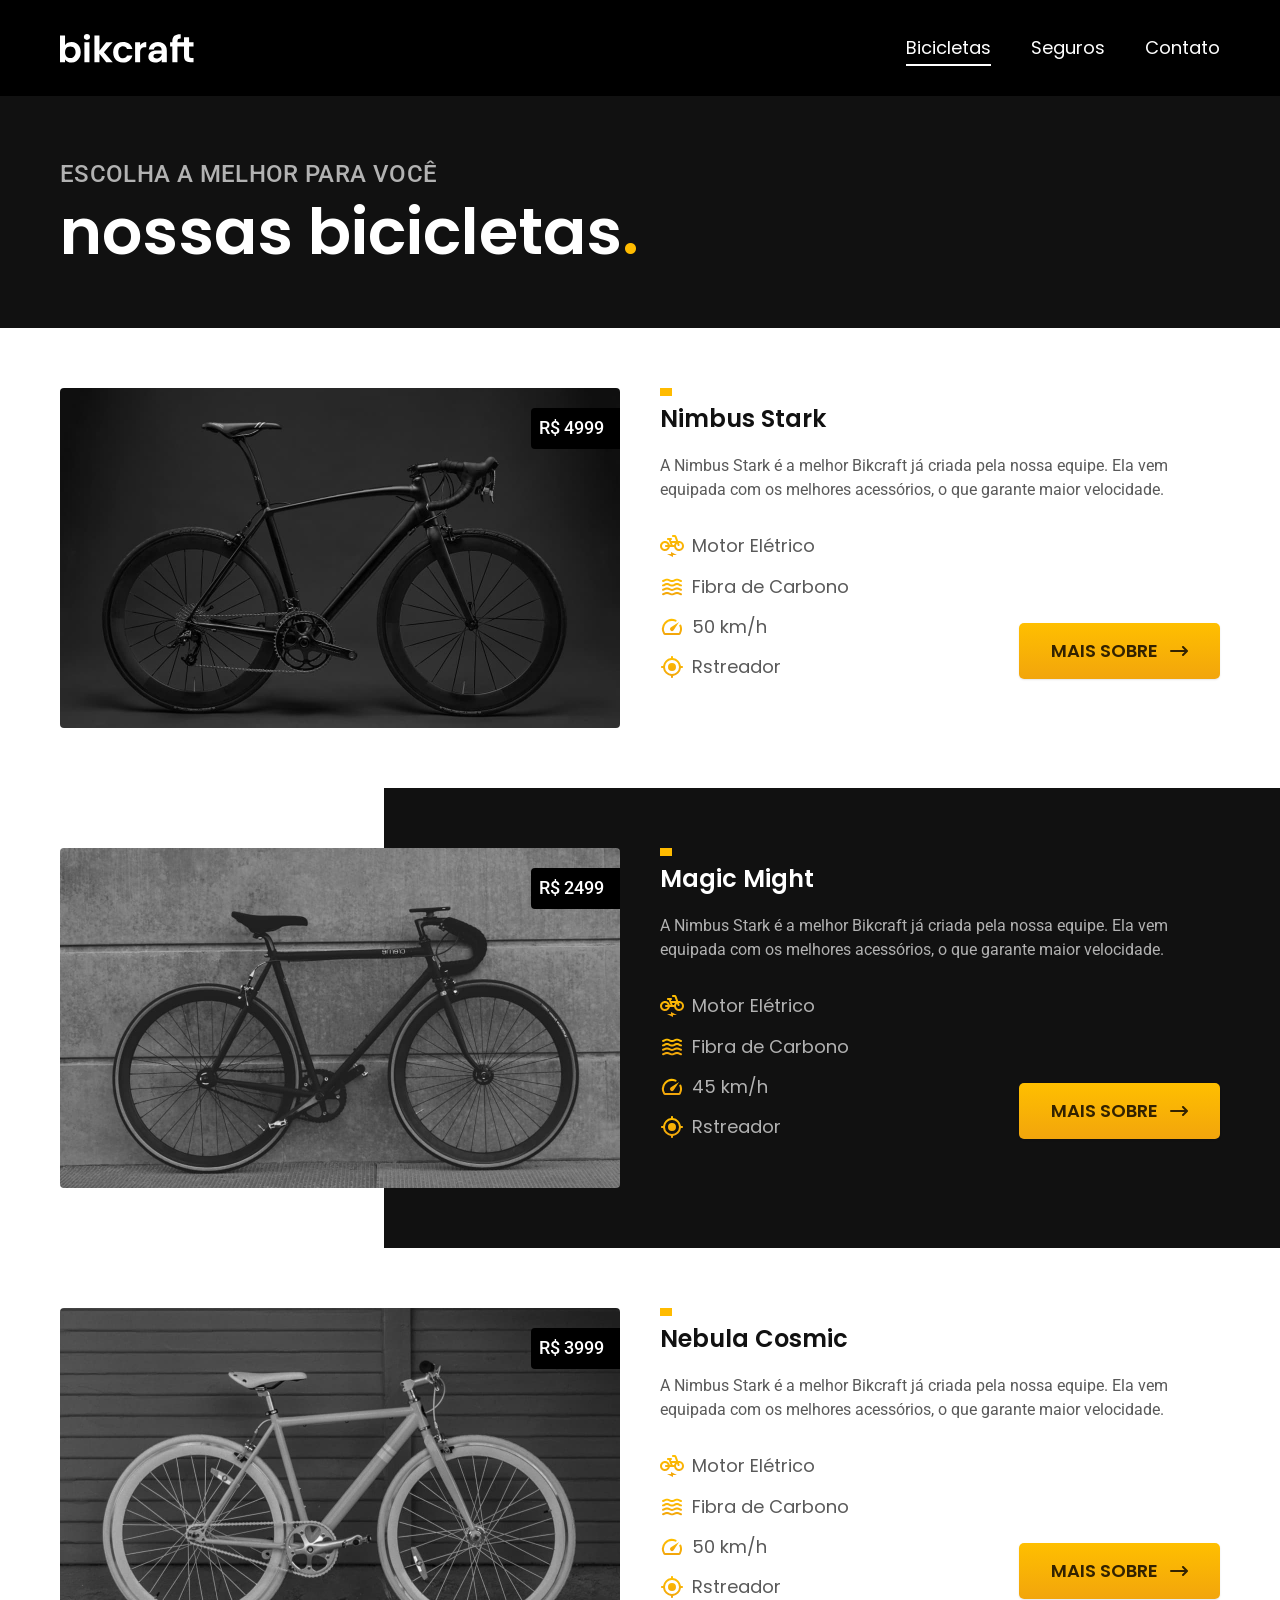
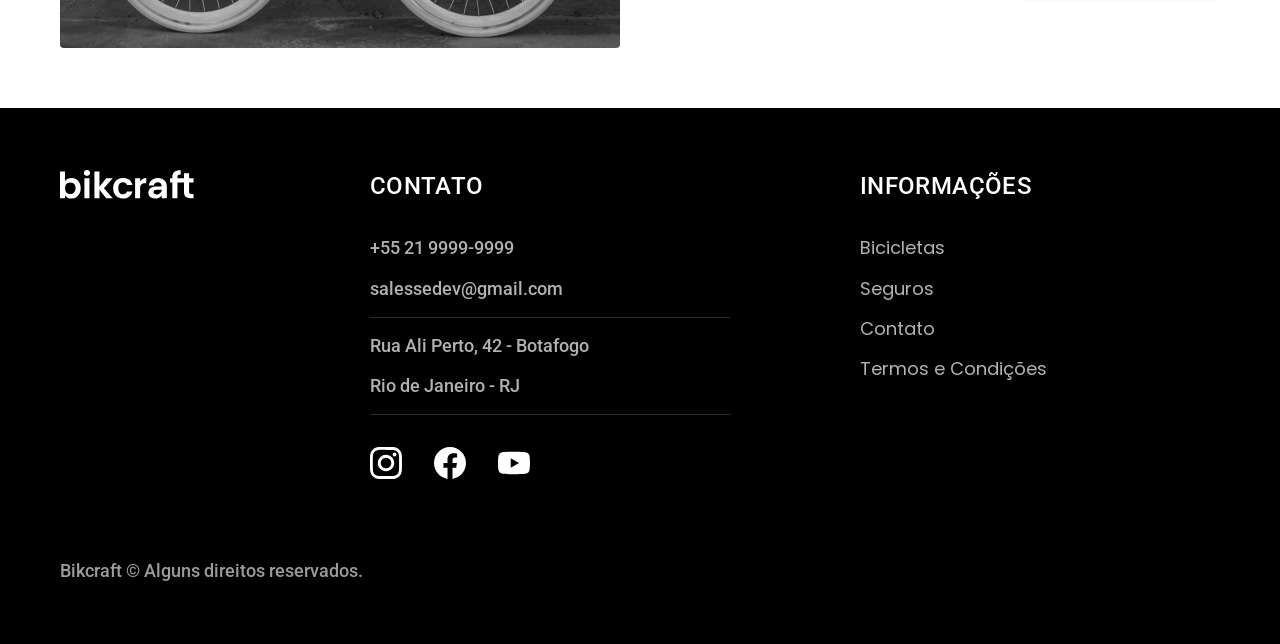
<file: bicicletas.html>
<!DOCTYPE html>
<html lang="pt-br">

<head>
  <meta charset="UTF-8">
  <meta http-equiv="X-UA-Compatible" content="IE=edge">
  <meta name="viewport" content="width=device-width, initial-scale=1.0">
  <title>Bicicletas | Bikcraft </title>
  <link rel="icon" href="./favicon.svg" type="image/svg+xml">
  <link rel="preload" href="css/style.min.css" as="style">
  <link rel="stylesheet" href="css/style.min.css">
  <link rel="preconnect" href="https://fonts.googleapis.com">
  <link rel="preconnect" href="https://fonts.gstatic.com" crossorigin>
  <link href="https://fonts.googleapis.com/css2?family=Poppins:wght@400;600&family=Roboto:wght@400;500&display=swap" rel="stylesheet">
  <link rel="preconnect" href="https://fonts.googleapis.com">
  <link rel="preconnect" href="https://fonts.gstatic.com" crossorigin>
  <link href="https://fonts.googleapis.com/css2?family=Merriweather:ital,wght@1,900&display=swap" rel="stylesheet">
  <script>document.documentElement.classList.add('js')</script>

  <link rel="preconnect" href="https://fonts.googleapis.com">
  <link rel="preconnect" href="https://fonts.gstatic.com" crossorigin>
  <link href="https://fonts.googleapis.com/css2?family=Poppins:wght@400;600&family=Roboto:wght@400;500&display=swap" rel="stylesheet" </head>

<body id="bicicletas">
  <header class="header-bg">
    <div class="header container">
      <a href="./">
        <img src="imagens/bikcraft.svg" alt="Bikcraft">
      </a>

      <nav aria-label="primaria">
        <ul class="header-menu font-1-m cor-0">
          <li><a href="./bicicletas.html">Bicicletas</a></li>
          <li><a href="./seguros.html">Seguros</a></li>
          <li><a href="./contato.html">Contato</a></li>
        </ul>
      </nav>
    </div>
  </header>

  <main>
    <div class="titulo-bg">
      <div class="titulo container">
        <p class="font-2-l-b cor-5">Escolha a melhor para você</p>
        <h1 class="font-1-xxl cor-0">nossas bicicletas<span class="cor-p1">.</span></h1>
      </div>
    </div>


    <div class="bicicletas container">
      <div class="bicicletas-imagem">
        <img src="./imagens/bicicletas/nimbus.jpg" alt="Bicicleta preta">
        <span class="font-2-m cor-0">R$ 4999</span>
      </div>

      <div class="bicicletas-conteudo">
        <h2 class="font-1-xl">Nimbus Stark</h2>
        <p class="font-2-s cor-8">A Nimbus Stark é a melhor Bikcraft já criada pela nossa equipe. Ela vem equipada com os melhores acessórios, o que garante maior velocidade.</p>

        <ul class="font-1-m cor-8">
          <li><img src="imagens/icones/eletrica.svg" alt="">
            Motor Elétrico
          </li>

          <li><img src="imagens/icones/carbono.svg" alt="">
            Fibra de Carbono
          </li>

          <li><img src="imagens/icones/velocidade.svg" alt="">
            50 km/h
          </li>

          <li><img src="imagens/icones/rastreador.svg" alt="">
            Rstreador
          </li>
        </ul>
        <a class="botao seta" href="./bicicletas/nimbus.html">Mais Sobre</a>
      </div>
    </div>


    <div class="bicicletas-bg">
      <div class="bicicletas container">
        <div class="bicicletas-imagem">
          <img src="./imagens/bicicletas/magic.jpg" alt="Bicicleta preta">
          <span class="font-2-m cor-0">R$ 2499</span>
        </div>

        <div class="bicicletas-conteudo">
          <h2 class="font-1-xl cor-0">Magic Might</h2>
          <p class="font-2-s cor-5">A Nimbus Stark é a melhor Bikcraft já criada pela nossa equipe. Ela vem equipada com os melhores acessórios, o que garante maior velocidade.</p>

          <ul class="font-1-m cor-5">
            <li><img src="imagens/icones/eletrica.svg" alt="">
              Motor Elétrico
            </li>

            <li><img src="imagens/icones/carbono.svg" alt="">
              Fibra de Carbono
            </li>

            <li><img src="imagens/icones/velocidade.svg" alt="">
              45 km/h
            </li>

            <li><img src="imagens/icones/rastreador.svg" alt="">
              Rstreador
            </li>
          </ul>
          <a class="botao seta" href="./bicicletas/magic.html">Mais Sobre</a>
        </div>
      </div>
    </div>

    <div class="bicicletas container">
      <div class="bicicletas-imagem">
        <img src="./imagens/bicicletas/nebula.jpg" alt="Bicicleta preta">
        <span class="font-2-m cor-0">R$ 3999</span>
      </div>

      <div class="bicicletas-conteudo">
        <h2 class="font-1-xl">Nebula Cosmic</h2>
        <p class="font-2-s cor-8">A Nimbus Stark é a melhor Bikcraft já criada pela nossa equipe. Ela vem equipada com os melhores acessórios, o que garante maior velocidade.</p>

        <ul class="font-1-m cor-8">
          <li><img src="imagens/icones/eletrica.svg" alt="">
            Motor Elétrico
          </li>

          <li><img src="imagens/icones/carbono.svg" alt="">
            Fibra de Carbono
          </li>

          <li><img src="imagens/icones/velocidade.svg" alt="">
            50 km/h
          </li>

          <li><img src="imagens/icones/rastreador.svg" alt="">
            Rstreador
          </li>
        </ul>
        <a class="botao seta" href="./bicicletas/nebula.html">Mais Sobre</a>
      </div>
    </div>
  </main>



  <footer class="footer-bg">
    <div class="footer container">
      <img src="imagens/bikcraft.svg" alt="Bikcraft">
      <div class="footer-contato">
        <h3 class="font-2-l-b cor-0">Contato</h3>
        <ul class="font-2-m cor-5">
          <li><a href="tel:+552199999999">+55 21 9999-9999</a></li>
          <li><a href="mailto:salessedev@gmail.com">salessedev@gmail.com</a></li>
          <li>Rua Ali Perto, 42 - Botafogo</li>
          <li>Rio de Janeiro - RJ</li>
        </ul>
        <div class="footer-redes">
          <a href="https://www.instagram.com/salessee/">
            <img src="imagens/redes/instagram.svg" alt="Instagram">
          </a>
          <a href="./">
            <img src="imagens/redes/facebook.svg" alt="Facebook">
          </a>
          <a href="./">
            <img src="imagens/redes/youtube.svg" alt="Youtube">
          </a>
        </div>
      </div>
      <div class="footer-informacoes">
        <h3 class="font-2-l-b cor-0">Informações</h3>
        <nav>
          <ul class="font-1-m cor-5">
            <li><a href="./bicicletas.html">Bicicletas</a></li>
            <li><a href="./seguros.html">Seguros</a></li>
            <li><a href="./contato.html">Contato</a></li>
            <li><a href="./termos.html">Termos e Condições</a></li>
          </ul>
        </nav>
      </div>
      <p class="footer-copy font-2-m cor-6">Bikcraft © Alguns direitos reservados.</p>
    </div>
  </footer>

  <script src="./js/script.js"></script>
</body>

</html>
</file>
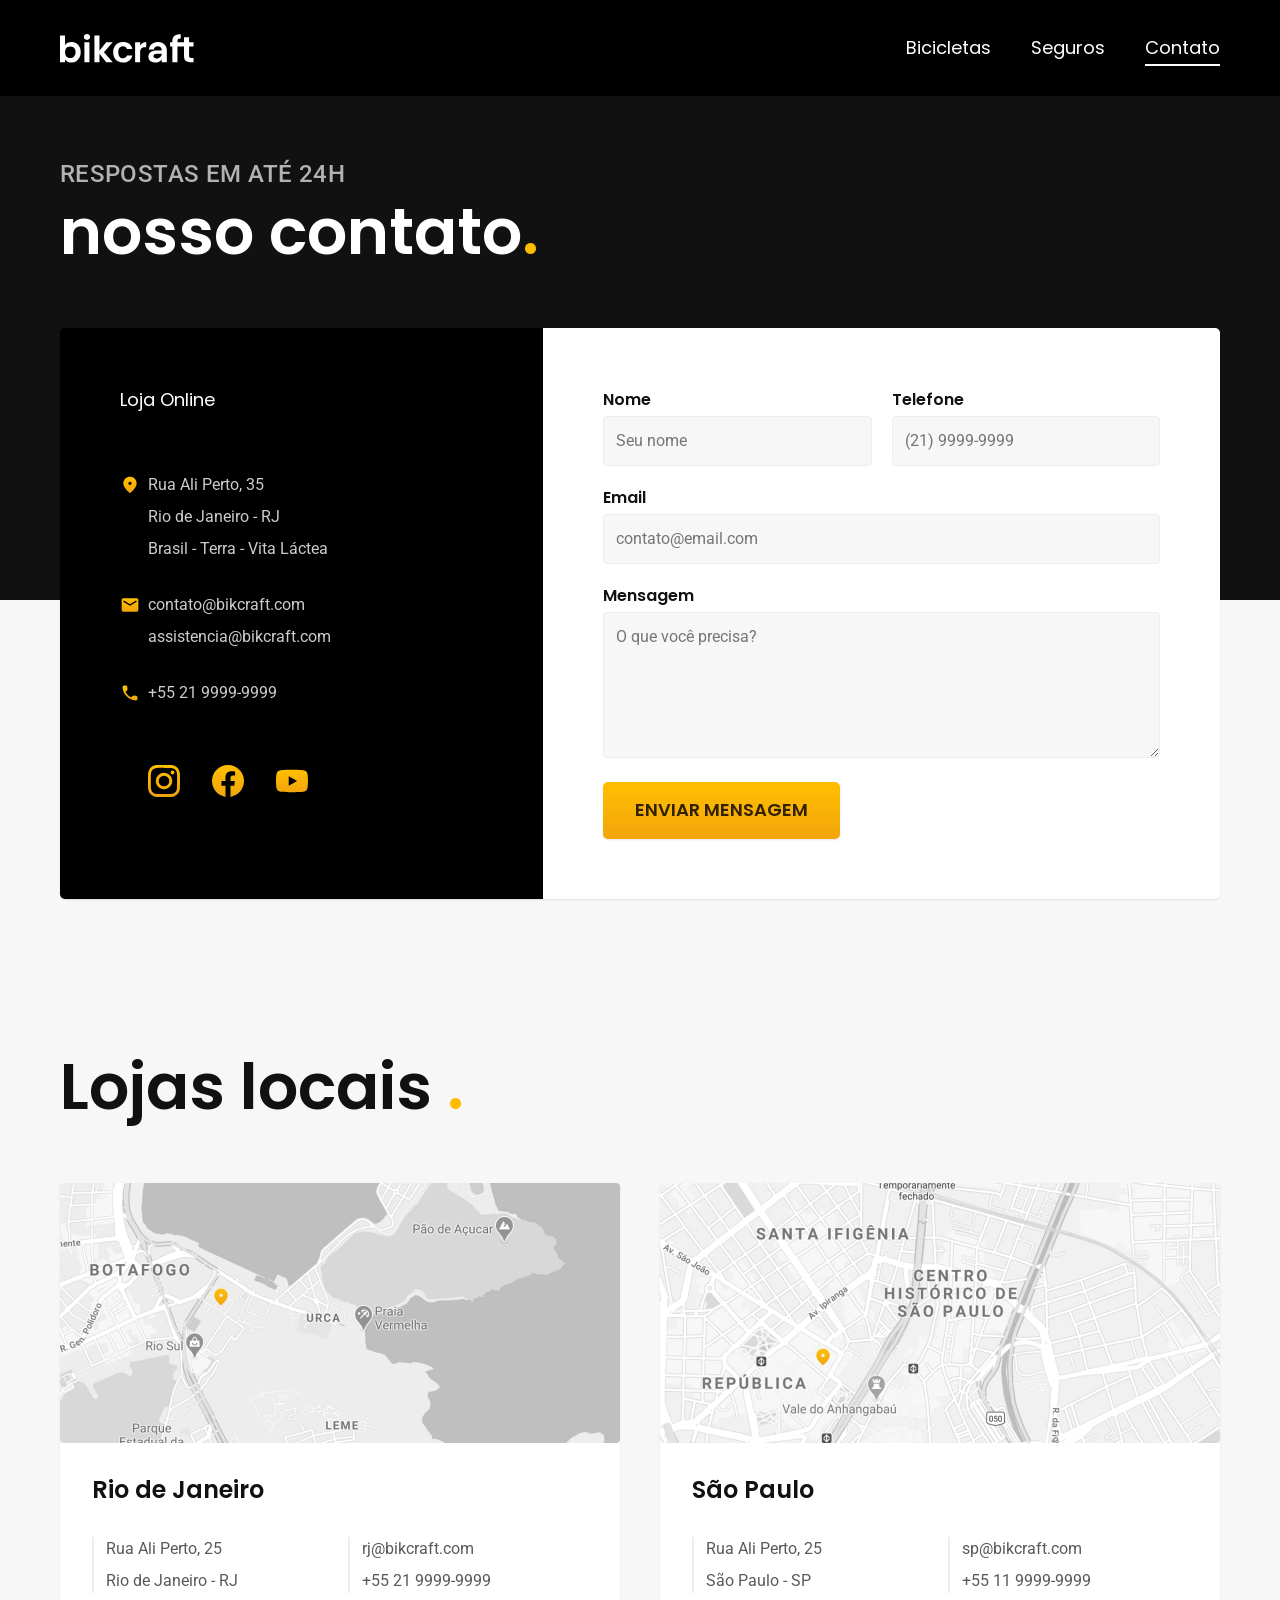
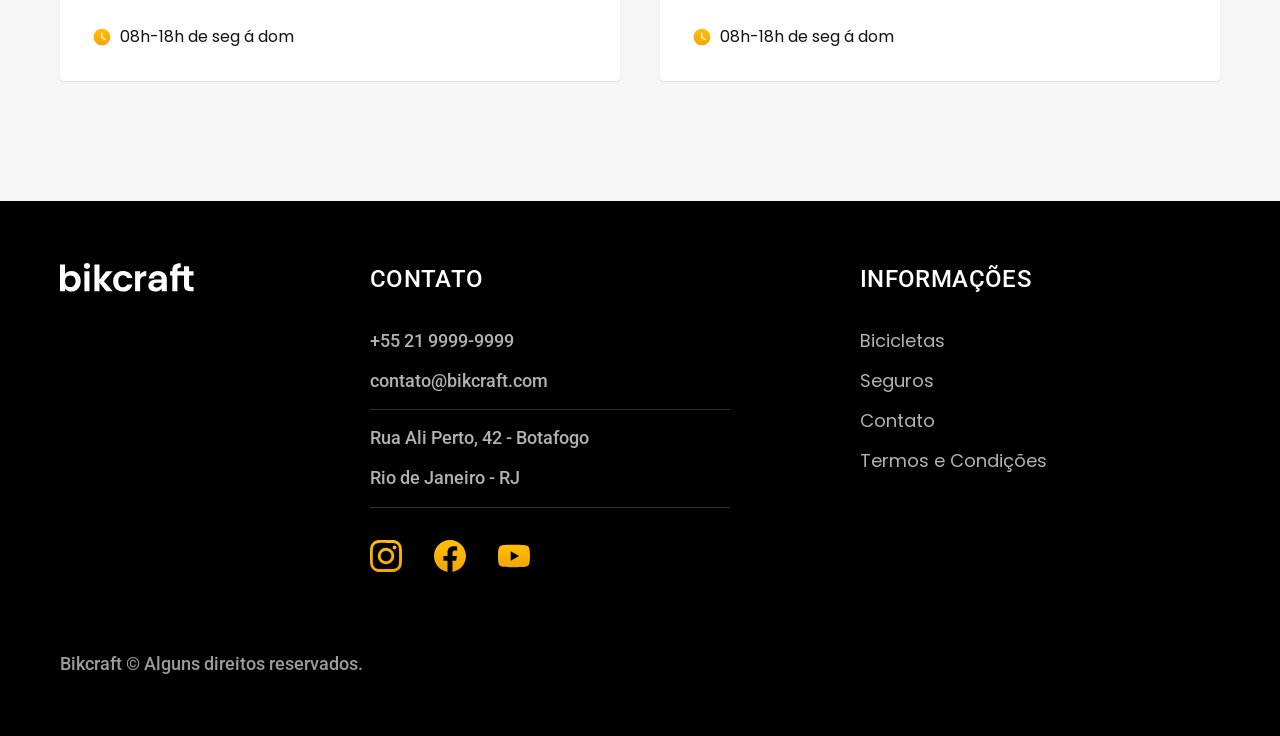
<file: contato.html>
<!DOCTYPE html>
<html lang="pt-br">

<head>
  <meta charset="UTF-8">
  <meta name="viewport" content="width=device-width, initial-scale=1.0">

  <title>Contato | Bikcraft</title>
  <meta name="description" content="Contato.">

  <link rel="icon" href="./favicon.svg" type="image/svg+xml">
  <link rel="preload" href="css/style.min.css" as="style">
  <link rel="stylesheet" href="./css/style.min.css">
  <script>document.documentElement.classList.add('js')</script>

  <link rel="preconnect" href="https://fonts.googleapis.com">
  <link rel="preconnect" href="https://fonts.gstatic.com" crossorigin>
  <link href="https://fonts.googleapis.com/css2?family=Poppins:wght@400;600&family=Roboto:wght@400;500&display=swap" rel="stylesheet" </head>

<body id="contato">
  <header class="header-bg">
    <div class="header container">
      <a href="./">
        <img src="./imagens/bikcraft.svg" alt="Bikcraft">
      </a>

      <nav aria-label="primaria">
        <ul class="header-menu font-1-m cor-0">
          <li><a href="./bicicletas.html">Bicicletas</a></li>
          <li><a href="./seguros.html">Seguros</a></li>
          <li><a href="./contato.html">Contato</a></li>
        </ul>
      </nav>
    </div>
  </header>

  <main>
    <div class="titulo-bg">
      <div class="titulo container">
        <p class="font-2-l-b cor-5">Respostas em até 24h</p>
        <h1 class="font-1-xxl cor-0">nosso contato<span class="cor-p1">.</span></h1>
      </div>
    </div>

    <div class="contato container">
      <section class="contato-dados" aria-label="Endereço">
        <h2 class="font-1-m cor-0">Loja Online</h2>
        <div class="contato-endereco font-2-s cor-4">
          <p>Rua Ali Perto, 35</p>
          <p>Rio de Janeiro - RJ</p>
          <p>Brasil - Terra - Vita Láctea</p>
        </div>
        <address class="contato-meios font-2-s cor-4">
          <a href="mailto:contato@bikcraft.com">contato@bikcraft.com</a>
          <a href="mailto:assistencia@bikcraft.com">assistencia@bikcraft.com</a>
          <a href="tel:+552199999999">+55 21 9999-9999</a>
        </address>
        <div class="contato-redes">
          <a href="./">
            <img src="./imagens/redes/instagram-p.svg" alt="Instagram">
          </a>
          <a href="./">
            <img src="./imagens/redes/facebook-p.svg" alt="Facebook">
          </a>
          <a href="./">
            <img src="./imagens/redes/youtube-p.svg" alt="Youtube">
          </a>
        </div>
      </section>

      <section class="contato-formulario" aria-label="Formulário">
        <form class="form" action="./contato.html">
          <div>
            <label for="nome">Nome</label>
            <input type="text" id="nome" name="nome" placeholder="Seu nome">
          </div>
          <div>
            <label for="telefone">Telefone</label>
            <input type="text" id="telefone" name="telefone" placeholder="(21) 9999-9999">
          </div>
          <div class="col-2">
            <label for="email">Email</label>
            <input type="email" id="email" name="email" placeholder="contato@email.com">
          </div>
          <div class="col-2">
            <label for="mensagem">Mensagem</label>
            <textarea rows="5" id="mensagem" name="mensagem" placeholder="O que você precisa?"></textarea>
          </div>
          <button class="col-2 botao col-2">Enviar Mensagem</button>
        </form>
      </section>
    </div>
  </main>

  <article class="lojas container">
    <h2 class="font-1-xxl">Lojas locais <span class="cor-p1">.</span></h2>
    <div class="lojas-item">
      <img src="./imagens/lojas/rj.jpg" alt="mapa marcando o endereço em Rua Ali Perto, 25 - RJ">
      <div class="lojas-conteudo">
        <h3 class="font-1-xl">Rio de Janeiro</h3>
        <div class="lojas-dados font-2-s cor-8">
          <p>Rua Ali Perto, 25</p>
          <p>Rio de Janeiro - RJ</p>
        </div>
        <div class="lojas-dados font-2-s cor-8">
          <a href="mailto:rj@bikcraft.com">rj@bikcraft.com</a>
          <a href="tel:+552199999999">+55 21 9999-9999</a>
        </div>
        <p class="lojas-tempo font-1-s"><img src="./imagens/icones/horario.svg" alt=""> 08h-18h de seg á dom</p>
      </div>
    </div>

    <div class="lojas-item">
      <img src="./imagens/lojas/sp.jpg" alt="mapa marcando o endereço em Rua Ali Perto, 25 - SP">
      <div class="lojas-conteudo">
        <h3 class="font-1-xl">São Paulo</h3>
        <div class="lojas-dados font-2-s cor-8">
          <p>Rua Ali Perto, 25</p>
          <p>São Paulo - SP</p>
        </div>
        <div class="lojas-dados font-2-s cor-8">
          <a href="mailto:sp@bikcraft.com">sp@bikcraft.com</a>
          <a href="tel:+552199999999">+55 11 9999-9999</a>
        </div>
        <p class="lojas-tempo font-1-s"><img src="./imagens/icones/horario.svg" alt=""> 08h-18h de seg á dom</p>
      </div>
    </div>
  </article>

  <footer class="footer-bg">
    <div class="footer container">
      <img src="./imagens/bikcraft.svg" alt="Bikcraft">
      <div class="footer-contato">
        <h3 class="font-2-l-b cor-0">Contato</h3>
        <ul class="font-2-m cor-5">
          <li><a href="tel:+552199999999">+55 21 9999-9999</a></li>
          <li><a href="mailto:contato@bikcraft.com">contato@bikcraft.com</a></li>
          <li>Rua Ali Perto, 42 - Botafogo</li>
          <li>Rio de Janeiro - RJ</li>
        </ul>
        <div class="footer-redes">
          <a href="./">
            <img src="./imagens/redes/instagram-p.svg" alt="Instagram">
          </a>
          <a href="./">
            <img src="./imagens/redes/facebook-p.svg" alt="Facebook">
          </a>
          <a href="./">
            <img src="./imagens/redes/youtube-p.svg" alt="Youtube">
          </a>
        </div>
      </div>
      <div class="footer-informacoes">
        <h3 class="font-2-l-b cor-0">Informações</h3>
        <nav>
          <ul class="font-1-m cor-5">
            <li><a href="./bicicletas.html">Bicicletas</a></li>
            <li><a href="./seguros.html">Seguros</a></li>
            <li><a href="./contato.html">Contato</a></li>
            <li><a href="./termos.html">Termos e Condições</a></li>
          </ul>
        </nav>
      </div>
      <p class="footer-copy font-2-m cor-6">Bikcraft © Alguns direitos reservados.</p>
    </div>
  </footer>
  <script src="./js/script.js"></script>
</body>

</html>
</file>
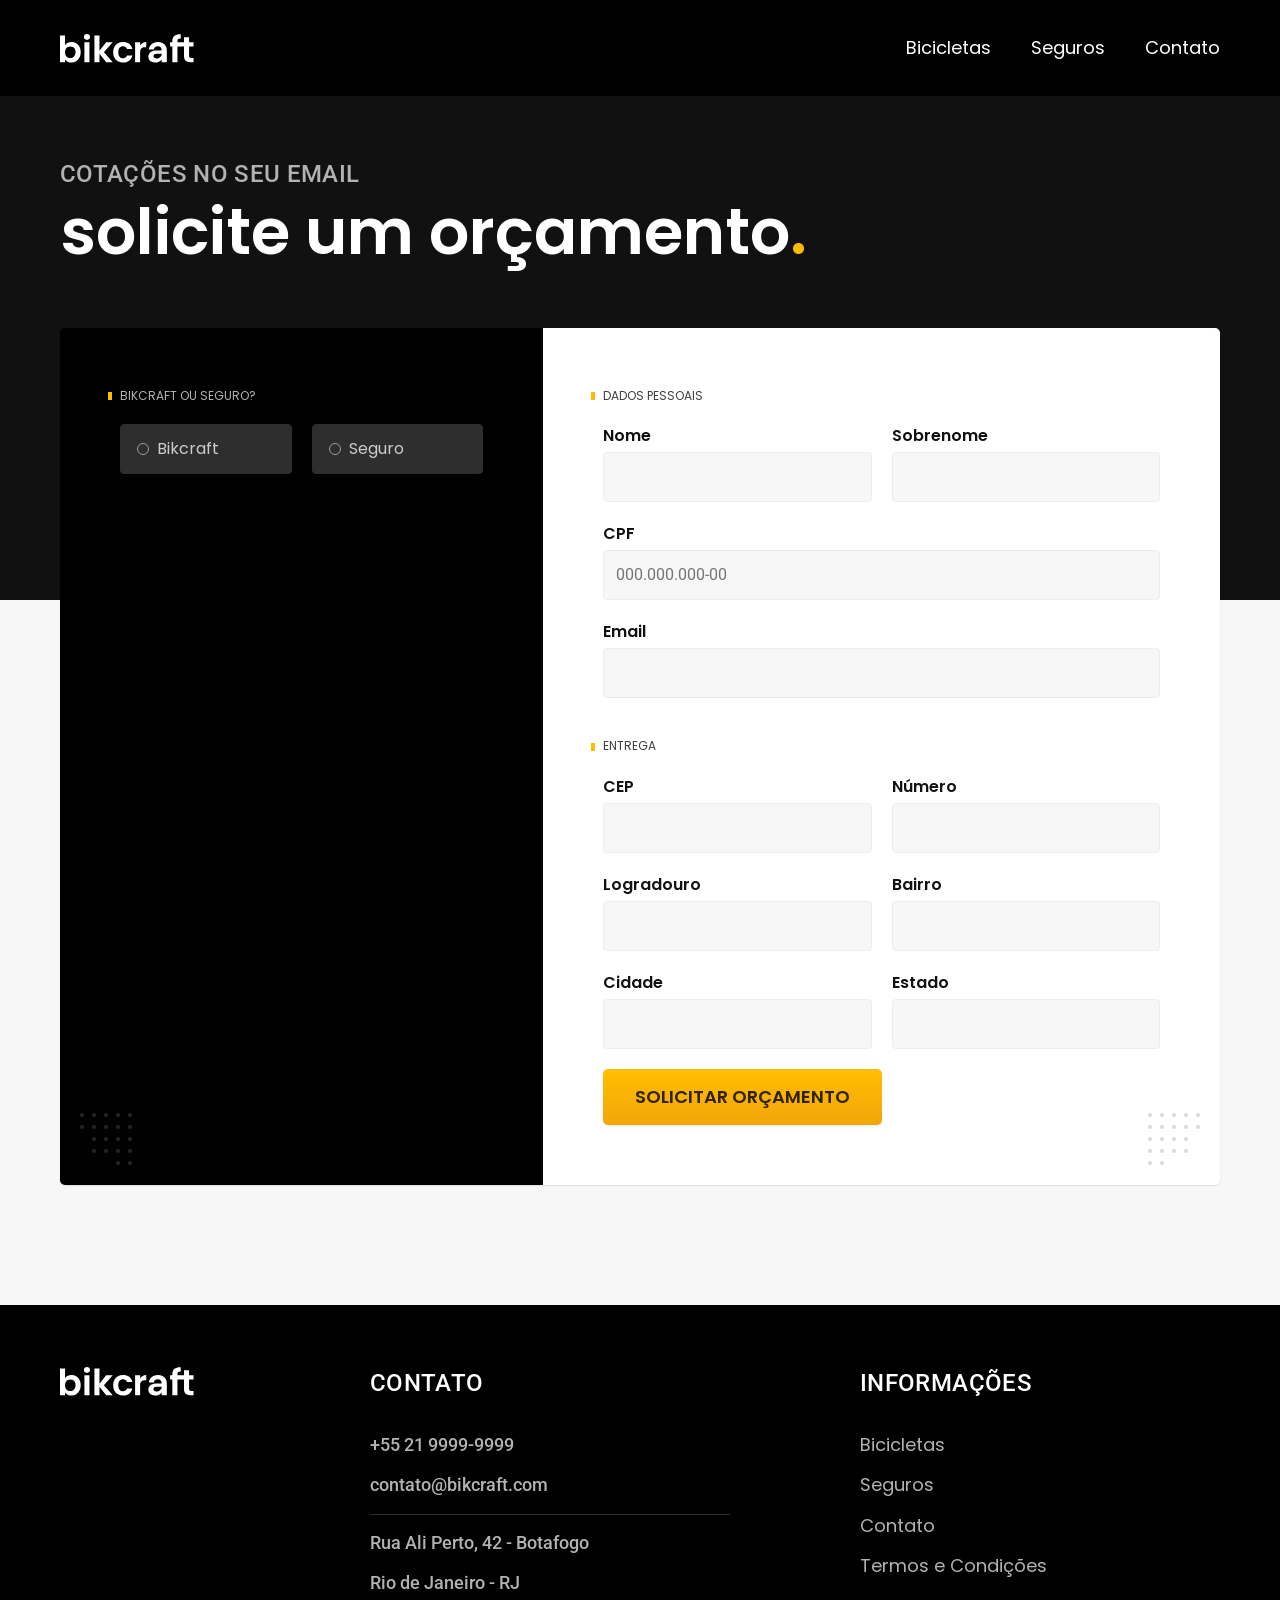
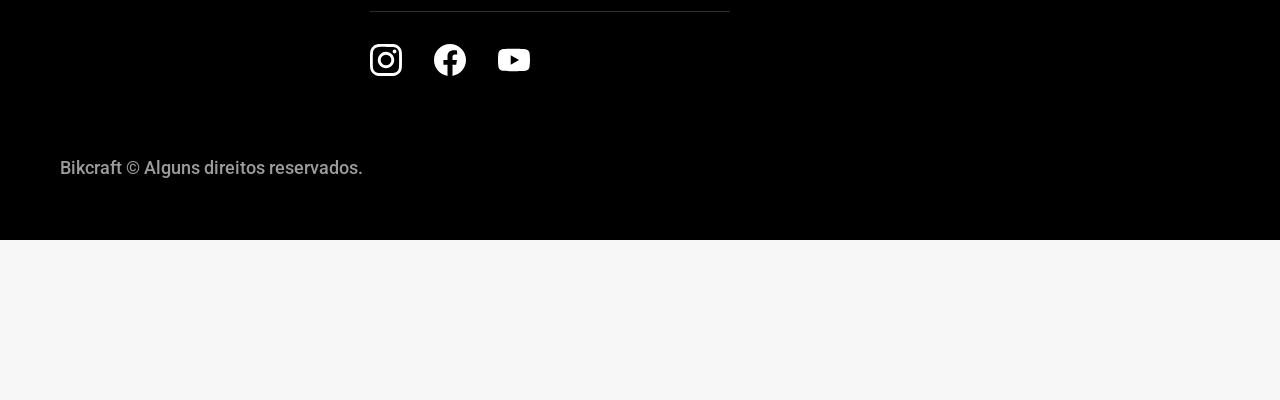
<file: orcamento.html>
<!DOCTYPE html>
<html lang="pt-br">

<head>
  <meta charset="UTF-8">
  <meta name="viewport" content="width=device-width, initial-scale=1.0">

  <title>Orçamento | Bikcraft</title>
  <meta name="description" content="Orçamento.">

  <link rel="icon" href="./favicon.svg" type="image/svg+xml">
  <link rel="preload" href="css/style.min.css" as="style">
  <link rel="stylesheet" href="./css/style.min.css">
  <script>document.documentElement.classList.add('js')</script>

  <link rel="preconnect" href="https://fonts.googleapis.com">
  <link rel="preconnect" href="https://fonts.gstatic.com" crossorigin>
  <link href="https://fonts.googleapis.com/css2?family=Poppins:wght@400;600&family=Roboto:wght@400;500&display=swap" rel="stylesheet" </head>

<body id="orcamento">
  <header class="header-bg">
    <div class="header container">
      <a href="./">
        <img src="./imagens/bikcraft.svg" alt="Bikcraft">
      </a>

      <nav aria-label="primaria">
        <ul class="header-menu font-1-m cor-0">
          <li><a href="./bicicletas.html">Bicicletas</a></li>
          <li><a href="./seguros.html">Seguros</a></li>
          <li><a href="./contato.html">Contato</a></li>
        </ul>
      </nav>
    </div>
  </header>

  <main>
    <div class="titulo-bg">
      <div class="titulo container">
        <p class="font-2-l-b cor-5">Cotações no seu email</p>
        <h1 class="font-1-xxl cor-0">solicite um orçamento<span class="cor-p1">.</span></h1>
      </div>
    </div>

    <form class="orcamento container" action="./orcamento.html">
      <div class="orcamento-produto">
        <h2 class="font-1-xs cor-5">Bikcraft ou Seguro?</h2>

        <input type="radio" name="tipo" value="bikcraft" id="bikcraft">
        <label for="bikcraft">Bikcraft</label>

        <input type="radio" name="tipo" value="seguro" id="seguro">
        <label for="seguro">Seguro</label>

        <div class="orcamento-conteudo" id="orcamento-bikcraft">
          <h2 class="font-1-xs cor-5">Escolha a sua</h2>

          <input type="radio" name="produto" value="nimbus" id="nimbus">
          <label for="nimbus">Nimbus Stark <span>R$ 4999</span></label>
          <div class="orcamento-detalhes">
            <ul class="font-1-xs cor-8">
              <li><img src="./imagens/icones/eletrica.svg" alt=""> Motor Elétrico</li>
              <li><img src="./imagens/icones/carbono.svg" alt=""> Fibra de Carbono</li>
              <li><img src="./imagens/icones/velocidade.svg" alt=""> 50 km/h</li>
              <li><img src="./imagens/icones/rastreador.svg" alt=""> Rastreador</li>
            </ul>
            <img src="./imagens/bicicletas/nimbus.jpg" alt="Bicicleta preta">
          </div>

          <input type="radio" name="produto" value="magic" id="magic">
          <label for="magic">Magic Might <span>R$ 2499</span></label>
          <div class="orcamento-detalhes">
            <ul class="font-1-xs cor-8">
              <li><img src="./imagens/icones/eletrica.svg" alt=""> Motor Elétrico</li>
              <li><img src="./imagens/icones/carbono.svg" alt=""> Fibra de Carbono</li>
              <li><img src="./imagens/icones/velocidade.svg" alt=""> 45 km/h</li>
              <li><img src="./imagens/icones/rastreador.svg" alt=""> Rastreador</li>
            </ul>
            <img src="./imagens/bicicletas/magic.jpg" alt="Bicicleta preta">
          </div>

          <input type="radio" name="produto" value="nebula" id="nebula">
          <label for="nebula">Nebula Cosmic <span>R$ 3999</span></label>
          <div class="orcamento-detalhes">
            <ul class="font-1-xs cor-8">
              <li><img src="./imagens/icones/eletrica.svg" alt=""> Motor Elétrico</li>
              <li><img src="./imagens/icones/carbono.svg" alt=""> Fibra de Carbono</li>
              <li><img src="./imagens/icones/velocidade.svg" alt=""> 40 km/h</li>
              <li><img src="./imagens/icones/rastreador.svg" alt=""> Rastreador</li>
            </ul>
            <img src="./imagens/bicicletas/nebula.jpg" alt="Bicicleta branca">
          </div>

        </div>

        <div class="orcamento-conteudo" id="orcamento-seguro">
          <h2 class="font-1-xs cor-5">Escolha o plano</h2>

          <input type="radio" name="produto" value="prata" id="prata">
          <label for="prata">Prata <span>R$ 199</span></label>

          <input type="radio" name="produto" value="ouro" id="ouro">
          <label for="ouro">Ouro <span>R$ 299</span></label>
        </div>
      </div>
      <div class="orcamento-dados form">
        <h2 class="font-1-xs cor-9 col-2">dados pessoais</h2>
        <div>
          <label for="nome">Nome</label>
          <input type="text" id="nome" name="nome">
        </div>
        <div>
          <label for="sobrenome">Sobrenome</label>
          <input type="text" id="sobrenome" name="sobrenome">
        </div>
        <div class="col-2">
          <label for="cpf">CPF</label>
          <input type="text" id="cpf" name="cpf" placeholder="000.000.000-00">
        </div>
        <div class="col-2">
          <label for="email">Email</label>
          <input type="email" id="email" name="email">
        </div>
        <h2 class="font-1-xs cor-9 col-2">entrega</h2>
        <div>
          <label for="cep">CEP</label>
          <input type="text" id="cep" name="cep">
        </div>
        <div>
          <label for="numero">Número</label>
          <input type="text" id="numero" name="numero">
        </div>
        <div>
          <label for="logradouro">Logradouro</label>
          <input type="text" id="logradouro" name="logradouro">
        </div>
        <div>
          <label for="bairro">Bairro</label>
          <input type="text" id="bairro" name="bairro">
        </div>
        <div>
          <label for="cidade">Cidade</label>
          <input type="text" id="cidade" name="cidade">
        </div>
        <div>
          <label for="estado">Estado</label>
          <input type="text" id="estado" name="estado">
        </div>
        <button class="botao col-2">Solicitar Orçamento</button>
      </div>
    </form>
  </main>

  <footer class="footer-bg">
    <div class="footer container">
      <img src="./imagens/bikcraft.svg" alt="Bikcraft">
      <div class="footer-contato">
        <h3 class="font-2-l-b cor-0">Contato</h3>
        <ul class="font-2-m cor-5">
          <li><a href="tel:+552199999999">+55 21 9999-9999</a></li>
          <li><a href="mailto:contato@bikcraft.com">contato@bikcraft.com</a></li>
          <li>Rua Ali Perto, 42 - Botafogo</li>
          <li>Rio de Janeiro - RJ</li>
        </ul>
        <div class="footer-redes">
          <a href="./">
            <img src="./imagens/redes/instagram.svg" alt="Instagram">
          </a>
          <a href="./">
            <img src="./imagens/redes/facebook.svg" alt="Facebook">
          </a>
          <a href="./">
            <img src="./imagens/redes/youtube.svg" alt="Youtube">
          </a>
        </div>
      </div>
      <div class="footer-informacoes">
        <h3 class="font-2-l-b cor-0">Informações</h3>
        <nav>
          <ul class="font-1-m cor-5">
            <li><a href="./bicicletas.html">Bicicletas</a></li>
            <li><a href="./seguros.html">Seguros</a></li>
            <li><a href="./contato.html">Contato</a></li>
            <li><a href="./termos.html">Termos e Condições</a></li>
          </ul>
        </nav>
      </div>
      <p class="footer-copy font-2-m cor-6">Bikcraft © Alguns direitos reservados.</p>
    </div>
  </footer>
  <script src="./js/script.js"></script>
</body>

</html>
</file>
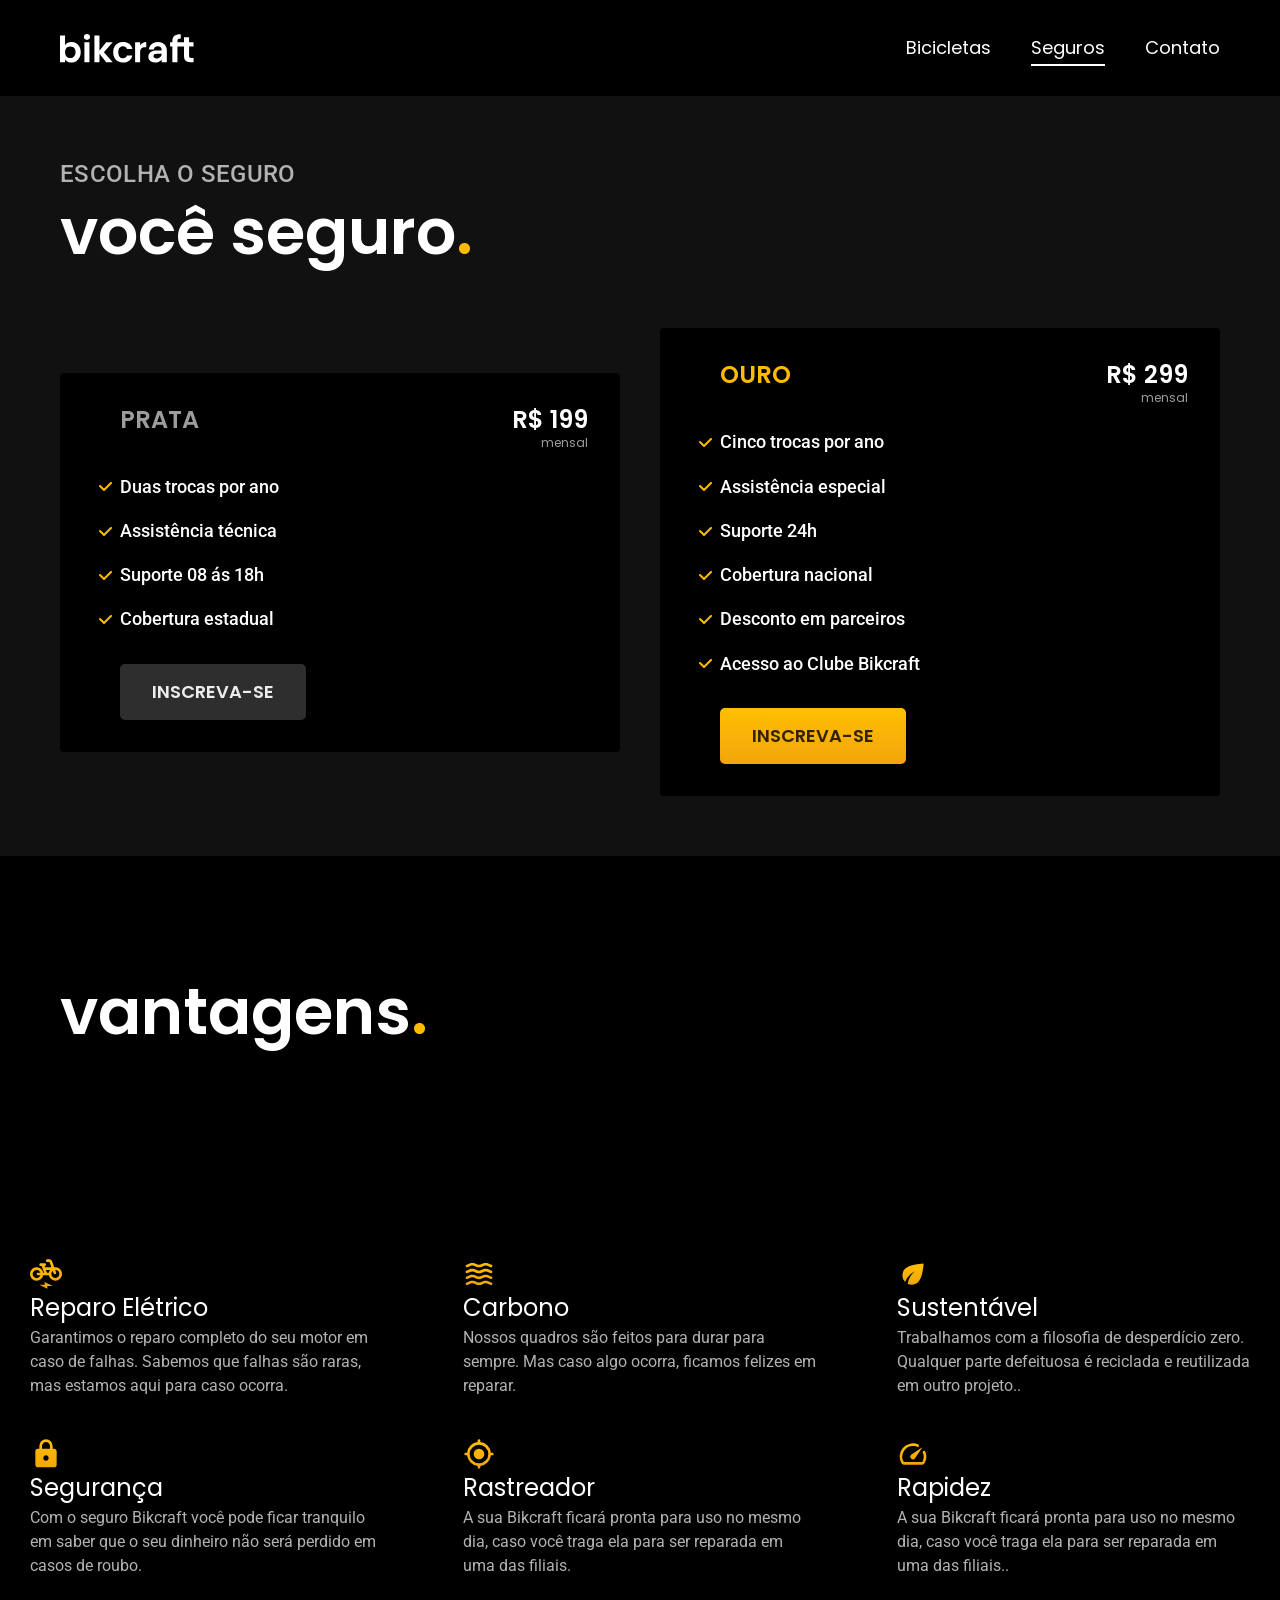
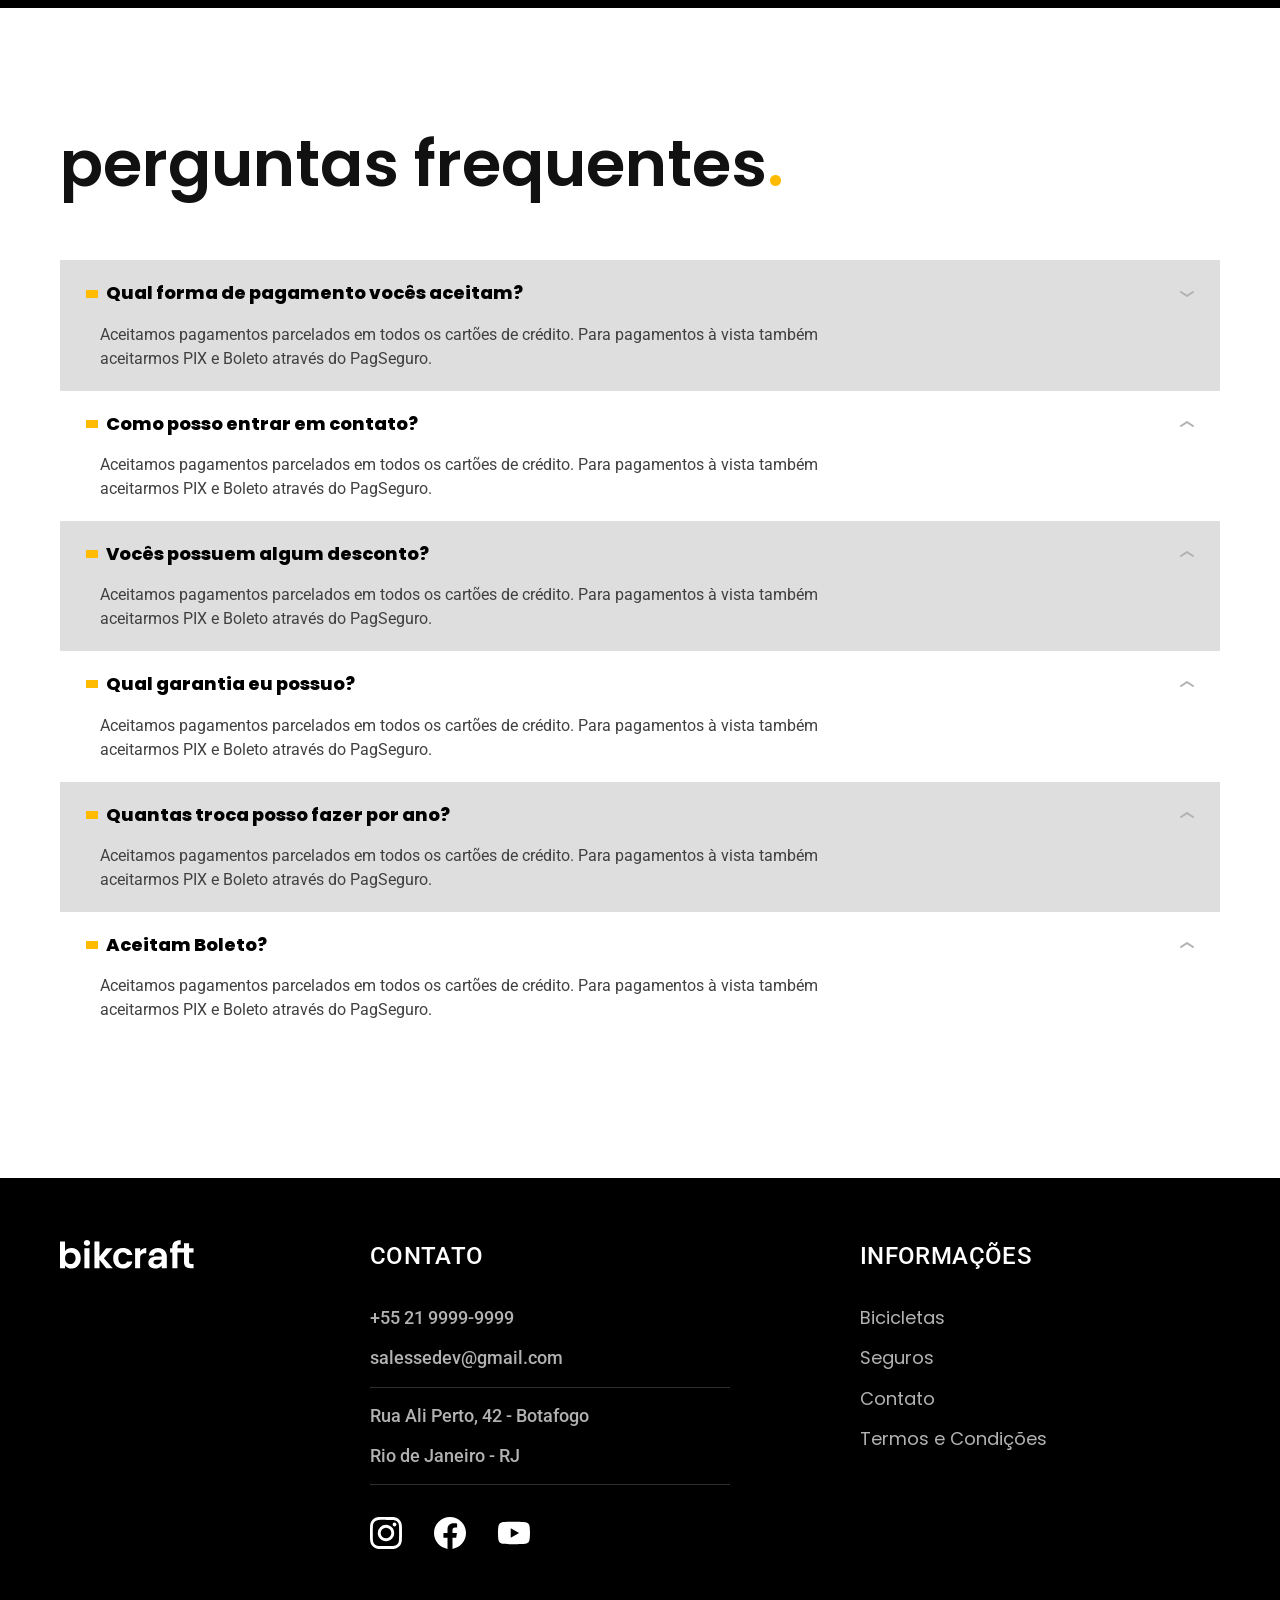
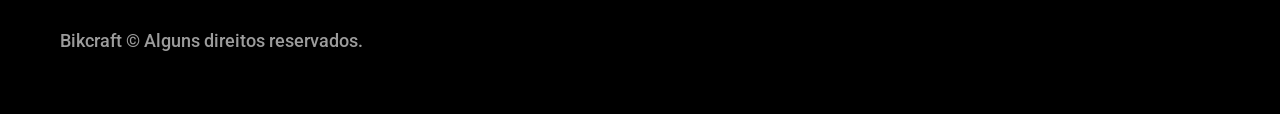
<file: seguros.html>
<!DOCTYPE html>
<html lang="pt-br">

<head>
  <meta charset="UTF-8">
  <meta http-equiv="X-UA-Compatible" content="IE=edge">
  <meta name="viewport" content="width=device-width, initial-scale=1.0">
  <title>Seguros | Bikcraft </title>
  <link rel="icon" href="./favicon.svg" type="image/svg+xml">
  <link rel="preload" href="css/style.min.css" as="style">
  <link rel="stylesheet" href="css/style.min.css">
  <link rel="preconnect" href="https://fonts.googleapis.com">
  <link rel="preconnect" href="https://fonts.gstatic.com" crossorigin>
  <link href="https://fonts.googleapis.com/css2?family=Poppins:wght@400;600&family=Roboto:wght@400;500&display=swap" rel="stylesheet">
  <link rel="preconnect" href="https://fonts.googleapis.com">
  <link rel="preconnect" href="https://fonts.gstatic.com" crossorigin>
  <link href="https://fonts.googleapis.com/css2?family=Merriweather:ital,wght@1,900&display=swap" rel="stylesheet">

  <script>document.documentElement.classList.add('js')</script>

  <link rel="preconnect" href="https://fonts.googleapis.com">
  <link rel="preconnect" href="https://fonts.gstatic.com" crossorigin>
  <link href="https://fonts.googleapis.com/css2?family=Poppins:wght@400;600&family=Roboto:wght@400;500&display=swap" rel="stylesheet" </head>

<body id="seguros">
  <header class="header-bg">
    <div class="header container">
      <a href="./">
        <img src="imagens/bikcraft.svg" alt="Bikcraft">
      </a>

      <nav aria-label="primaria">
        <ul class="header-menu font-1-m cor-0">
          <li><a href="./bicicletas.html">Bicicletas</a></li>
          <li><a href="./seguros.html">Seguros</a></li>
          <li><a href="./contato.html">Contato</a></li>
        </ul>
      </nav>
    </div>
  </header>

  <main class="seguros-bg">
    <div class="titulo-bg">
      <div class="titulo container">
        <p class="font-2-l-b cor-5">Escolha o seguro</p>
        <h1 class="font-1-xxl cor-0">você seguro<span class="cor-p1">.</span>
        </h1>
      </div>
    </div>

    <div class="seguros container">
      <div class="seguros-item fadeInLeft" data-anime="200">
        <h3 class="font-1-xl cor-6">PRATA</h3>
        <span class="font-1-xl cor-0">R$ 199 <span class="font-1-xs cor-6">mensal</span></span>

        <ul class="font-2-m cor-0">
          <li>Duas trocas por ano</li>
          <li>Assistência técnica</li>
          <li>Suporte 08 ás 18h</li>
          <li>Cobertura estadual</li>
        </ul>
        <a class="botao secundario" href="./orcamento.html?tipo=seguro&produto=prata">Inscreva-se</a>
      </div>

      <div class="seguros-item fadeInRight" data-anime="400">
        <h3 class="font-1-xl cor-p1">OURO</h3>
        <span class="font-1-xl cor-0">R$ 299 <span class="font-1-xs cor-6">mensal</span></span>

        <ul class="font-2-m cor-0">
          <li>Cinco trocas por ano</li>
          <li>Assistência especial</li>
          <li>Suporte 24h</li>
          <li>Cobertura nacional</li>
          <li>Desconto em parceiros</li>
          <li>Acesso ao Clube Bikcraft</li>
        </ul>
        <a class="botao" href="./orcamento.html?tipo=seguro&produto=ouro">Inscreva-se</a>
      </div>
    </div>
  </main>

  <article class="vantagens-bg">
    <div class="vantagens container">
      <h2 class="font-1-xxl cor-0">vantagens<span class="cor-p1">.</span></h2>
    </div>

    <ul class="vantagens-ul">
      <li>
        <img src="imagens/icones/eletrica.svg" alt="">
        <h3 class="font-1-l cor-0">Reparo Elétrico</h3>
        <p class="font-2-s cor-5">Garantimos o reparo completo do seu motor em caso de falhas. Sabemos que falhas são raras, mas estamos aqui para caso ocorra.</p>
      </li>

      <li>
        <img src="imagens/icones/carbono.svg" alt="">
        <h3 class="font-1-l cor-0">Carbono</h3>
        <p class="font-2-s cor-5">Nossos quadros são feitos para durar para sempre. Mas caso algo ocorra, ficamos felizes em reparar.</p>
      </li>

      <li>
        <img src="imagens/icones/sustentavel.svg" alt="">
        <h3 class="font-1-l cor-0">Sustentável</h3>
        <p class="font-2-s cor-5">Trabalhamos com a filosofia de desperdício zero. Qualquer parte defeituosa é reciclada e reutilizada em outro projeto..</p>
      </li>

      <li>
        <img src="imagens/icones/seguro.svg" alt="">
        <h3 class="font-1-l cor-0">Segurança</h3>
        <p class="font-2-s cor-5">Com o seguro Bikcraft você pode ficar tranquilo em saber que o seu dinheiro não será perdido em casos de roubo.</p>
      </li>

      <li>
        <img src="imagens/icones/rastreador.svg" alt="">
        <h3 class="font-1-l cor-0">Rastreador</h3>
        <p class="font-2-s cor-5">A sua Bikcraft ficará pronta para uso no mesmo dia, caso você traga ela para ser reparada em uma das filiais.</p>
      </li>

      <li>
        <img src="imagens/icones/velocidade.svg" alt="">
        <h3 class="font-1-l cor-0">Rapidez</h3>
        <p class="font-2-s cor-5">A sua Bikcraft ficará pronta para uso no mesmo dia, caso você traga ela para ser reparada em uma das filiais..</p>
      </li>
    </ul>
  </article>


  <article class="perguntas container">
    <h2 class="font-1-xxl">perguntas frequentes<span class="cor-p1">.</span></h2>

    <dl>
      <div>
        <dt><button class="font-1-m-b" aria-controls="pergunta1" aria-expanded="true">Qual forma de pagamento vocês aceitam?</button></dt>
        <dd id="pergunta1" class="font-2-s cor-9 ativa">Aceitamos pagamentos parcelados em todos os cartões de crédito. Para pagamentos à vista também aceitarmos PIX e Boleto através do PagSeguro.</dd>
      </div>

      <div>
        <dt><button class="font-1-m-b" aria-controls="pergunta2" aria-expanded="false">Como posso entrar em contato?</button></dt>
        <dd id="pergunta2" class="font-2-s cor-9">Aceitamos pagamentos parcelados em todos os cartões de crédito. Para pagamentos à vista também aceitarmos PIX e Boleto através do PagSeguro.</dd>
      </div>

      <div>
        <dt><button class="font-1-m-b" aria-controls="pergunta3" aria-expanded="false">Vocês possuem algum desconto?</button></dt>
        <dd id="pergunta3" class="font-2-s cor-9">Aceitamos pagamentos parcelados em todos os cartões de crédito. Para pagamentos à vista também aceitarmos PIX e Boleto através do PagSeguro.</dd>
      </div>

      <div>
        <dt><button class="font-1-m-b" aria-controls="pergunta4" aria-expanded="false">Qual garantia eu possuo?</button></dt>
        <dd id="pergunta4" class="font-2-s cor-9">Aceitamos pagamentos parcelados em todos os cartões de crédito. Para pagamentos à vista também aceitarmos PIX e Boleto através do PagSeguro.</dd>
      </div>

      <div>
        <dt><button class="font-1-m-b" aria-controls="pergunta5" aria-expanded="false">Quantas troca posso fazer por ano?</button></dt>
        <dd id="pergunta5" class="font-2-s cor-9">Aceitamos pagamentos parcelados em todos os cartões de crédito. Para pagamentos à vista também aceitarmos PIX e Boleto através do PagSeguro.</dd>
      </div>

      <div>
        <dt><button class="font-1-m-b" aria-controls="pergunta6" aria-expanded="false">Aceitam Boleto?</button></dt>
        <dd id="pergunta6" class="font-2-s cor-9">Aceitamos pagamentos parcelados em todos os cartões de crédito. Para pagamentos à vista também aceitarmos PIX e Boleto através do PagSeguro.</dd>
      </div>
    </dl>
  </article>



  <footer class="footer-bg">
    <div class="footer container">
      <img src="imagens/bikcraft.svg" alt="Bikcraft">
      <div class="footer-contato">
        <h3 class="font-2-l-b cor-0">Contato</h3>
        <ul class="font-2-m cor-5">
          <li><a href="tel:+552199999999">+55 21 9999-9999</a></li>
          <li><a href="mailto:salessedev@gmail.com">salessedev@gmail.com</a></li>
          <li>Rua Ali Perto, 42 - Botafogo</li>
          <li>Rio de Janeiro - RJ</li>
        </ul>
        <div class="footer-redes">
          <a href="https://www.instagram.com/salessee/">
            <img src="imagens/redes/instagram.svg" alt="Instagram">
          </a>
          <a href="./">
            <img src="imagens/redes/facebook.svg" alt="Facebook">
          </a>
          <a href="./">
            <img src="imagens/redes/youtube.svg" alt="Youtube">
          </a>
        </div>
      </div>
      <div class="footer-informacoes">
        <h3 class="font-2-l-b cor-0">Informações</h3>
        <nav>
          <ul class="font-1-m cor-5">
            <li><a href="./bicicletas.html">Bicicletas</a></li>
            <li><a href="./seguros.html">Seguros</a></li>
            <li><a href="./contato.html">Contato</a></li>
            <li><a href="./termos.html">Termos e Condições</a></li>
          </ul>
        </nav>
      </div>
      <p class="footer-copy font-2-m cor-6">Bikcraft © Alguns direitos reservados.</p>
    </div>
  </footer>

  <script src="./js/Plugins/simple-anime.js"></script>
  <script src="./js/script.js"></script>
</body>

</html>
</file>
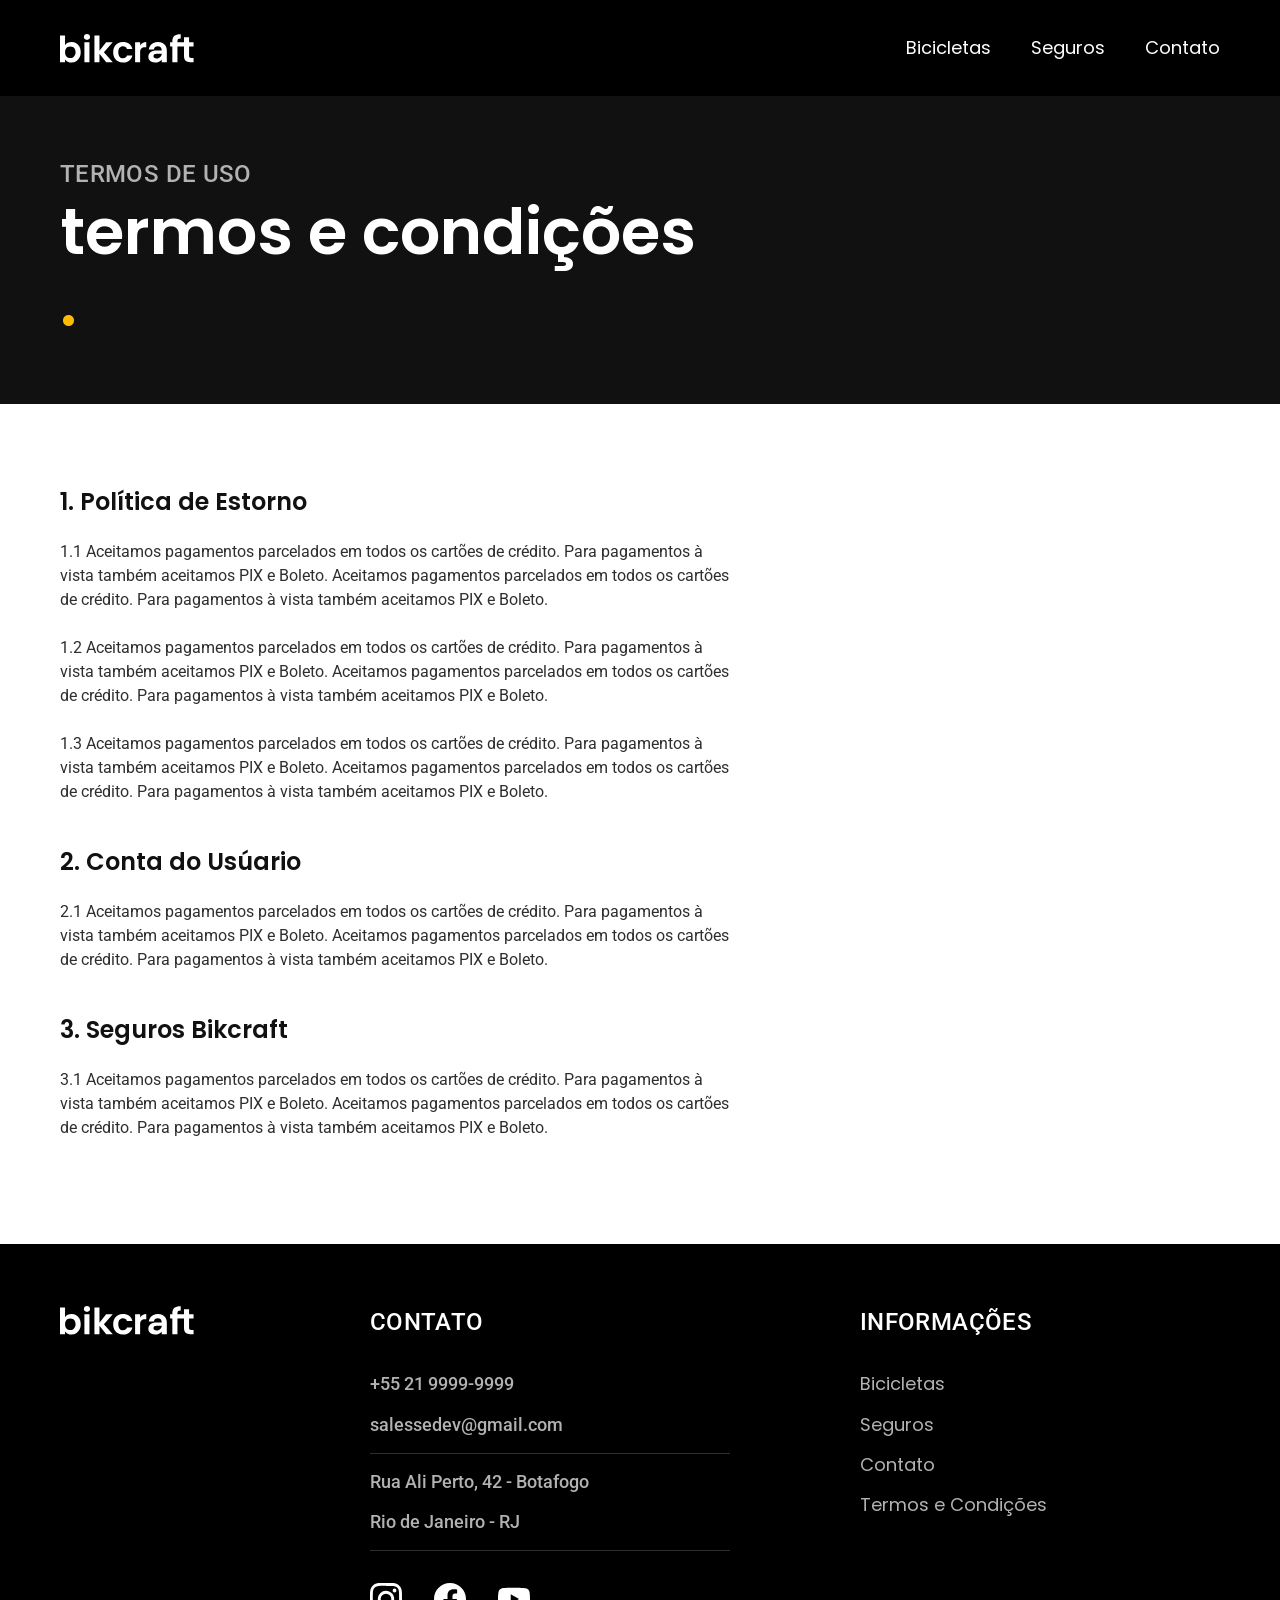
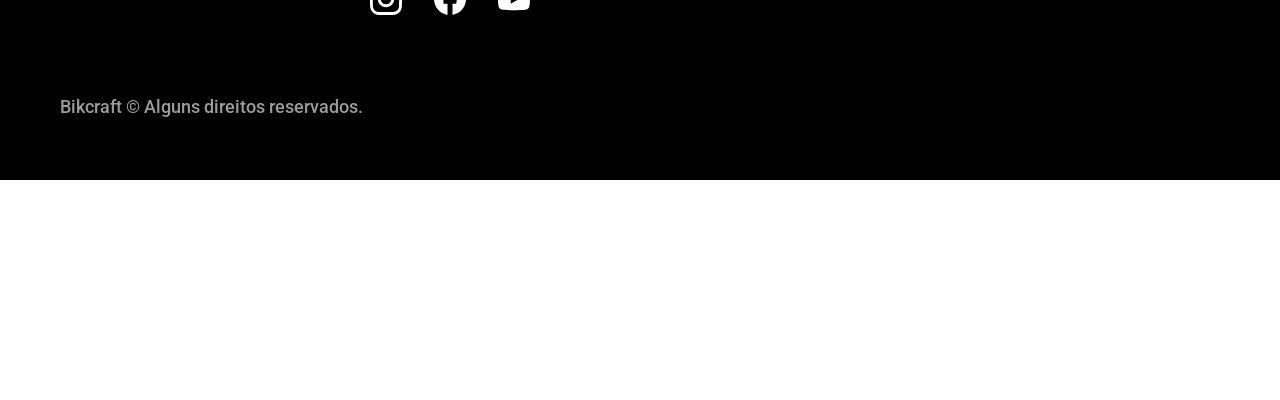
<file: termos.html>
<!DOCTYPE html>
<html lang="pt-br">

<head>
  <meta charset="UTF-8">
  <meta http-equiv="X-UA-Compatible" content="IE=edge">
  <meta name="viewport" content="width=device-width, initial-scale=1.0">
  <title>Termos e Condições | Bikcraft </title>
  <link rel="icon" href="./favicon.svg" type="image/svg+xml">
  <link rel="preload" href="css/style.min.css" as="style">
  <link rel="stylesheet" href="css/style.min.css">
  <link rel="preconnect" href="https://fonts.googleapis.com">
  <link rel="preconnect" href="https://fonts.gstatic.com" crossorigin>
  <link href="https://fonts.googleapis.com/css2?family=Poppins:wght@400;600&family=Roboto:wght@400;500&display=swap" rel="stylesheet">
  <link rel="preconnect" href="https://fonts.googleapis.com">
  <link rel="preconnect" href="https://fonts.gstatic.com" crossorigin>
  <link href="https://fonts.googleapis.com/css2?family=Merriweather:ital,wght@1,900&display=swap" rel="stylesheet">
  <script>document.documentElement.classList.add('js')</script>

  <link rel="preconnect" href="https://fonts.googleapis.com">
  <link rel="preconnect" href="https://fonts.gstatic.com" crossorigin>
  <link href="https://fonts.googleapis.com/css2?family=Poppins:wght@400;600&family=Roboto:wght@400;500&display=swap" rel="stylesheet" </head>

<body id="termos">
  <header class="header-bg">
    <div class="header container">
      <a href="./">
        <img src="imagens/bikcraft.svg" alt="Bikcraft">
      </a>

      <nav aria-label="primaria">
        <ul class="header-menu font-1-m cor-0">
          <li><a href="./bicicletas.html">Bicicletas</a></li>
          <li><a href="./seguros.html">Seguros</a></li>
          <li><a href="./contato.html">Contato</a></li>
        </ul>
      </nav>
    </div>
  </header>

  <main>
    <div class="titulo-bg">
      <div class="titulo container">
        <p class="font-2-l-b cor-5">Termos de uso</p>
        <h1 class="font-1-xxl cor-0">termos e condições <p class="cor-p1">.</p>
        </h1>
      </div>
    </div>

    <div class="termos font-2-s cor-10 container">
      <h2 class="font-1-l cor-11">1. Política de Estorno</h2>
      <p>1.1 Aceitamos pagamentos parcelados em todos os cartões de crédito. Para pagamentos à vista também aceitamos PIX e Boleto. Aceitamos pagamentos parcelados em todos os cartões de crédito. Para pagamentos à vista também aceitamos PIX e Boleto.</p>

      <p>1.2 Aceitamos pagamentos parcelados em todos os cartões de crédito. Para pagamentos à vista também aceitamos PIX e Boleto. Aceitamos pagamentos parcelados em todos os cartões de crédito. Para pagamentos à vista também aceitamos PIX e Boleto.</p>

      <p>1.3 Aceitamos pagamentos parcelados em todos os cartões de crédito. Para pagamentos à vista também aceitamos PIX e Boleto. Aceitamos pagamentos parcelados em todos os cartões de crédito. Para pagamentos à vista também aceitamos PIX e Boleto.</p>

      <h2 class="font-1-l cor-11">2. Conta do Usúario</h2>
      <p>2.1 Aceitamos pagamentos parcelados em todos os cartões de crédito. Para pagamentos à vista também aceitamos PIX e Boleto. Aceitamos pagamentos parcelados em todos os cartões de crédito. Para pagamentos à vista também aceitamos PIX e Boleto.</p>

      <h2 class="font-1-l cor-11">3. Seguros Bikcraft</h2>
      <p>3.1 Aceitamos pagamentos parcelados em todos os cartões de crédito. Para pagamentos à vista também aceitamos PIX e Boleto. Aceitamos pagamentos parcelados em todos os cartões de crédito. Para pagamentos à vista também aceitamos PIX e Boleto.</p>
    </div>
  </main>



  <footer class="footer-bg">
    <div class="footer container">
      <img src="imagens/bikcraft.svg" alt="Bikcraft">
      <div class="footer-contato">
        <h3 class="font-2-l-b cor-0">Contato</h3>
        <ul class="font-2-m cor-5">
          <li><a href="tel:+552199999999">+55 21 9999-9999</a></li>
          <li><a href="mailto:salessedev@gmail.com">salessedev@gmail.com</a></li>
          <li>Rua Ali Perto, 42 - Botafogo</li>
          <li>Rio de Janeiro - RJ</li>
        </ul>
        <div class="footer-redes">
          <a href="https://www.instagram.com/salessee/">
            <img src="imagens/redes/instagram.svg" alt="Instagram">
          </a>
          <a href="./">
            <img src="imagens/redes/facebook.svg" alt="Facebook">
          </a>
          <a href="./">
            <img src="imagens/redes/youtube.svg" alt="Youtube">
          </a>
        </div>
      </div>
      <div class="footer-informacoes">
        <h3 class="font-2-l-b cor-0">Informações</h3>
        <nav>
          <ul class="font-1-m cor-5">
            <li><a href="./bicicletas.html">Bicicletas</a></li>
            <li><a href="./seguros.html">Seguros</a></li>
            <li><a href="./contato.html">Contato</a></li>
            <li><a href="./termos.html">Termos e Condições</a></li>
          </ul>
        </nav>
      </div>
      <p class="footer-copy font-2-m cor-6">Bikcraft © Alguns direitos reservados.</p>
    </div>
  </footer>

  <script src="./js/script.js"></script>
</body>

</html>
</file>
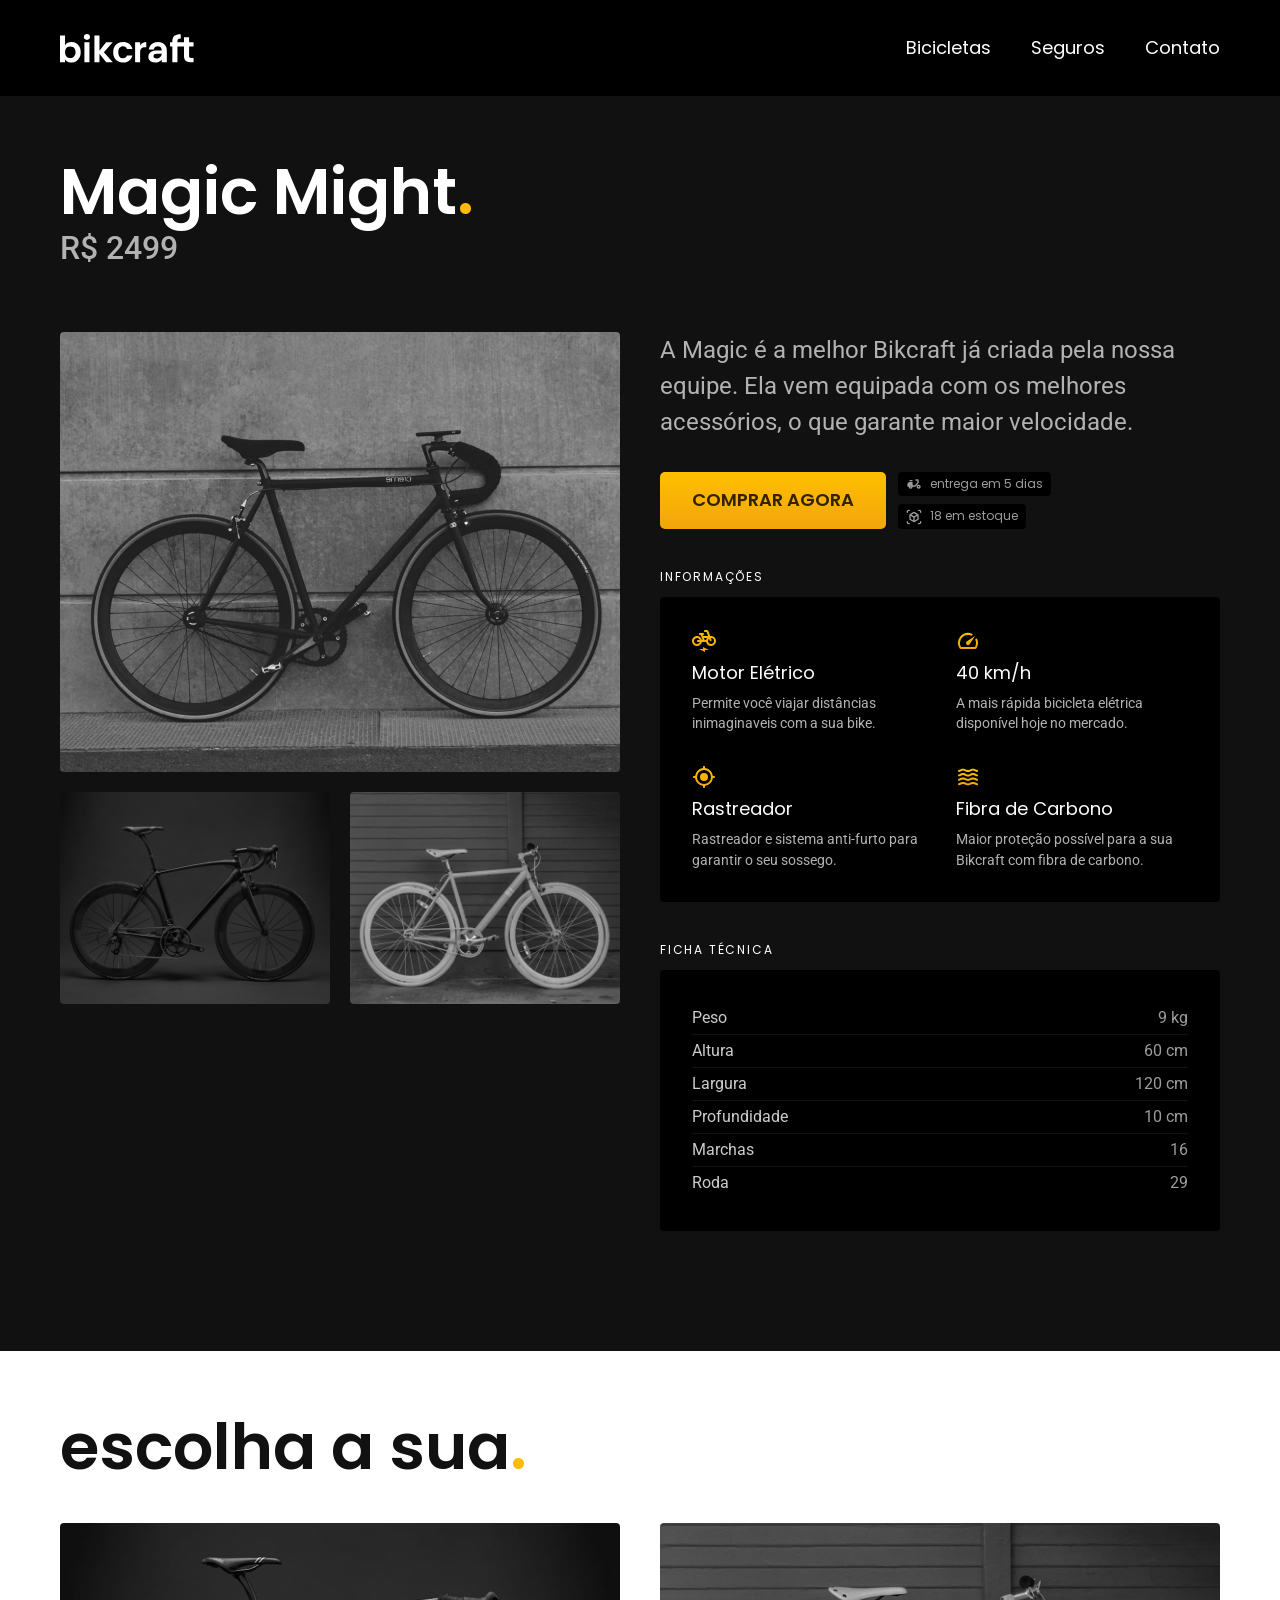
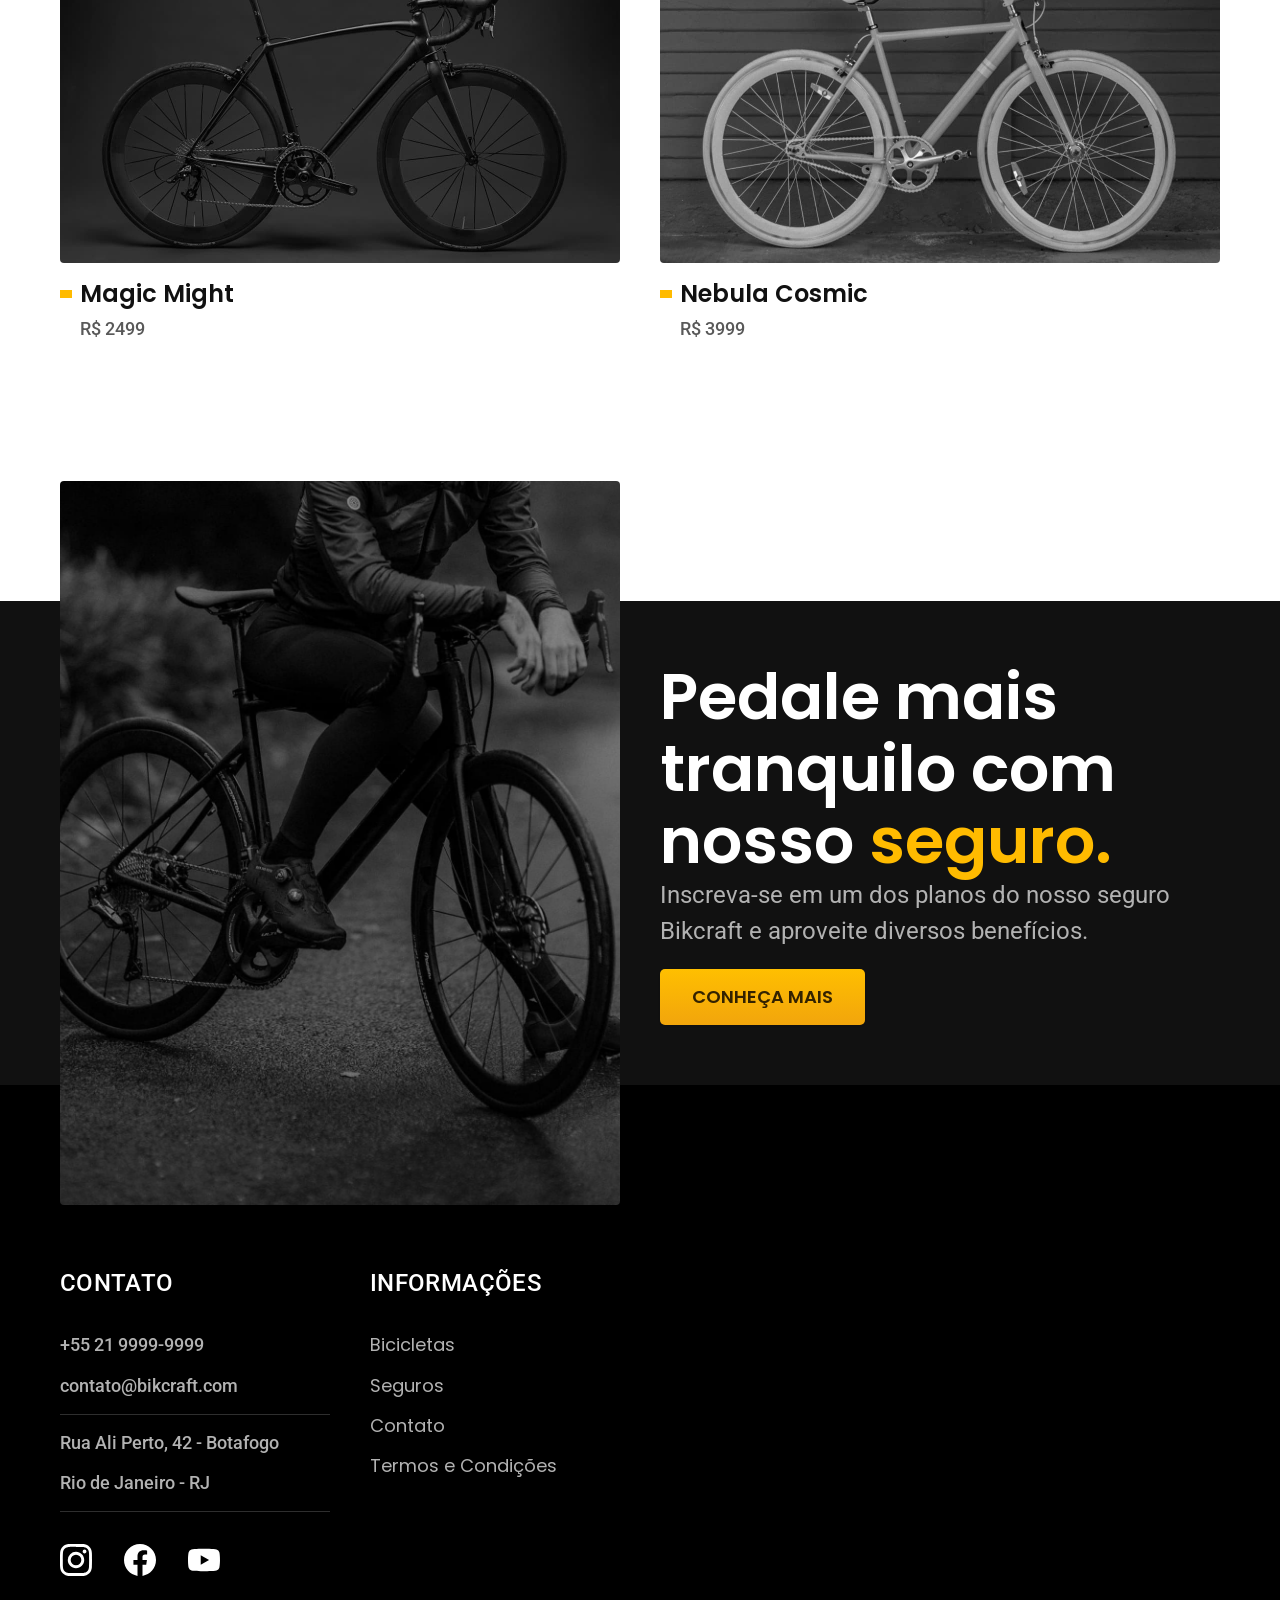
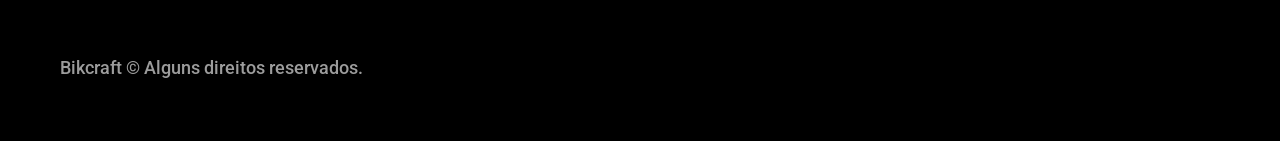
<file: bicicletas/magic.html>
<!DOCTYPE html>
<html lang="pt-br">

<head>
  <meta charset="UTF-8">
  <meta name="viewport" content="width=device-width, initial-scale=1.0">

  <title>Magic | Bikcraft</title>
  <meta name="description" content="Nebula.">
  <link rel="icon" href="../favicon.svg" type="image/svg+xml">
  <link rel="preload" href="../css/style.min.css" as="style">
  <link rel="stylesheet" href="../css/style.min.css">
  <script>document.documentElement.classList.add('js')</script>

  <link rel="preconnect" href="https://fonts.googleapis.com">
  <link rel="preconnect" href="https://fonts.gstatic.com" crossorigin>
  <link href="https://fonts.googleapis.com/css2?family=Poppins:wght@400;600&family=Roboto:wght@400;500&display=swap" rel="stylesheet" </head>

<body id="bicicleta">
  <header class="header-bg">
    <div class="header container">
      <a href="../">
        <img src="../imagens/bikcraft.svg" alt="Bikcraft">
      </a>

      <nav aria-label="primaria">
        <ul class="header-menu font-1-m cor-0">
          <li><a href="../bicicletas.html">Bicicletas</a></li>
          <li><a href="../seguros.html">Seguros</a></li>
          <li><a href="../contato.html">Contato</a></li>
        </ul>
      </nav>
    </div>
  </header>

  <main class="titulo-bg">
    <div>
      <div class="titulo container">
        <h1 class="font-1-xxl cor-0">Magic Might<span class="cor-p1">.</span></h1>
        <p class="font-2-xl cor-5">R$ 2499</p>
      </div>
    </div>
    <div class="bicicleta container">
      <div class="bicicleta-imagens">
        <img src="../imagens/bicicleta/nimbus2.jpg" alt="Bicicleta 1">
        <img src="../imagens/bicicleta/nimbus1.jpg" alt="Bicicleta 2">
        <img src="../imagens/bicicleta/nimbus3.jpg" alt="Bicicleta 3">
      </div>
      <div class="bicicleta-conteudo">
        <p class="font-2-l cor-5">A Magic é a melhor Bikcraft já criada pela nossa equipe. Ela vem equipada com os melhores acessórios, o que garante maior velocidade.</p>
        <div class="bicicleta-comprar">
          <a class="botao" href="../orcamento.html?tipo=bikcraft&produto=magic">Comprar Agora</a>
          <span class="font-1-xs cor-6"><img src="../imagens/icones/entrega.svg" alt=""> entrega em 5 dias</span>
          <span class="font-1-xs cor-6"><img src="../imagens/icones/estoque.svg" alt=""> 18 em estoque</span>
        </div>

        <h2 class="font-1-xs cor-0">Informações</h2>
        <ul class="bicicleta-informacoes">
          <li>
            <img src="../imagens/icones/eletrica.svg" alt="">
            <h3 class="font-1-m cor-0">Motor Elétrico</h3>
            <p class="font-2-xs cor-5">Permite você viajar distâncias inimaginaveis com a sua bike.</p>
          </li>
          <li>
            <img src="../imagens/icones/velocidade.svg" alt="">
            <h3 class="font-1-m cor-0">40 km/h</h3>
            <p class="font-2-xs cor-5">A mais rápida bicicleta elétrica disponível hoje no mercado.</p>
          </li>
          <li>
            <img src="../imagens/icones/rastreador.svg" alt="">
            <h3 class="font-1-m cor-0">Rastreador</h3>
            <p class="font-2-xs cor-5">Rastreador e sistema anti-furto para garantir o seu sossego.</p>
          </li>
          <li>
            <img src="../imagens/icones/carbono.svg" alt="">
            <h3 class="font-1-m cor-0">Fibra de Carbono</h3>
            <p class="font-2-xs cor-5">Maior proteção possível para a sua Bikcraft com fibra de carbono.</p>
          </li>
        </ul>
        <h2 class="font-1-xs cor-0">Ficha Técnica</h2>
        <ul class="bicicleta-ficha font-2-s cor-4">
          <li>Peso <span>9 kg</span></li>
          <li>Altura <span>60 cm</span></li>
          <li>Largura <span>120 cm</span></li>
          <li>Profundidade <span>10 cm</span></li>
          <li>Marchas <span>16</span></li>
          <li>Roda <span>29</span></li>
        </ul>
      </div>
    </div>
  </main>

  <article class="bicicletas-lista container ">
    <h2 class="font-1-xxl">escolha a sua<span class="cor-p1">.</span></h2>

    <ul>
      <li>
        <a href="./magic.html">
          <img src="../imagens/bicicletas/nimbus.jpg" Bicicleta preta">
          <h3 class="font-1-xl">Magic Might</h3>
          <span class="font-2-m cor-8">R$ 2499</span>
        </a>
      </li>
      <li>
        <a href="../bicicletas/nebula.html">
          <img src="../imagens/bicicletas/nebula.jpg" alt="Bicicleta preta">
          <h3 class="font-1-xl">Nebula Cosmic</h3>
          <span class="font-2-m cor-8">R$ 3999</span>
        </a>
      </li>
    </ul>
  </article>

  <article class="seguro-bg">
    <div class="seguro container">
      <div class="seguro-imagem">
        <img src="../imagens/fotos/seguros.jpg" alt="Pessoa parada em cima de uma bicicleta">
      </div>
      <div class="seguro-conteudo">
        <h2 class="font-1-xxl cor-0">Pedale mais tranquilo com nosso <span class="cor-p1">seguro.</span></h2>
        <p class="font-2-l cor-5">Inscreva-se em um dos planos do nosso seguro Bikcraft e aproveite diversos benefícios.</p>
        <a class="botao" href="../seguros.html">Conheça Mais</a>
      </div>
    </div>
  </article>

  <footer class="footer-bg">
    <div class="footer container">
      <div class="footer-contato">
        <h3 class="font-2-l-b cor-0">Contato</h3>
        <ul class="font-2-m cor-5">
          <li><a href="tel:+552199999999">+55 21 9999-9999</a></li>
          <li><a href="mailto:contato@bikcraft.com">contato@bikcraft.com</a></li>
          <li>Rua Ali Perto, 42 - Botafogo</li>
          <li>Rio de Janeiro - RJ</li>
        </ul>
        <div class="footer-redes">
          <a href="../">
            <img src="../imagens/redes/instagram.svg" alt="Instagram">
          </a>
          <a href="../">
            <img src="../imagens/redes/facebook.svg" alt="Facebook">
          </a>
          <a href="../">
            <img src="../imagens/redes/youtube.svg" alt="Youtube">
          </a>
        </div>
      </div>
      <div class="footer-informacoes">
        <h3 class="font-2-l-b cor-0">Informações</h3>
        <nav>
          <ul class="font-1-m cor-5">
            <li><a href="../bicicletas.html">Bicicletas</a></li>
            <li><a href="../seguros.html">Seguros</a></li>
            <li><a href="../contato.html">Contato</a></li>
            <li><a href="../termos.html">Termos e Condições</a></li>
          </ul>
        </nav>
      </div>
      <p class="footer-copy font-2-m cor-6">Bikcraft © Alguns direitos reservados.</p>
    </div>
  </footer>
  <script src="../js/script.js"></script>
</body>

</html>
</file>
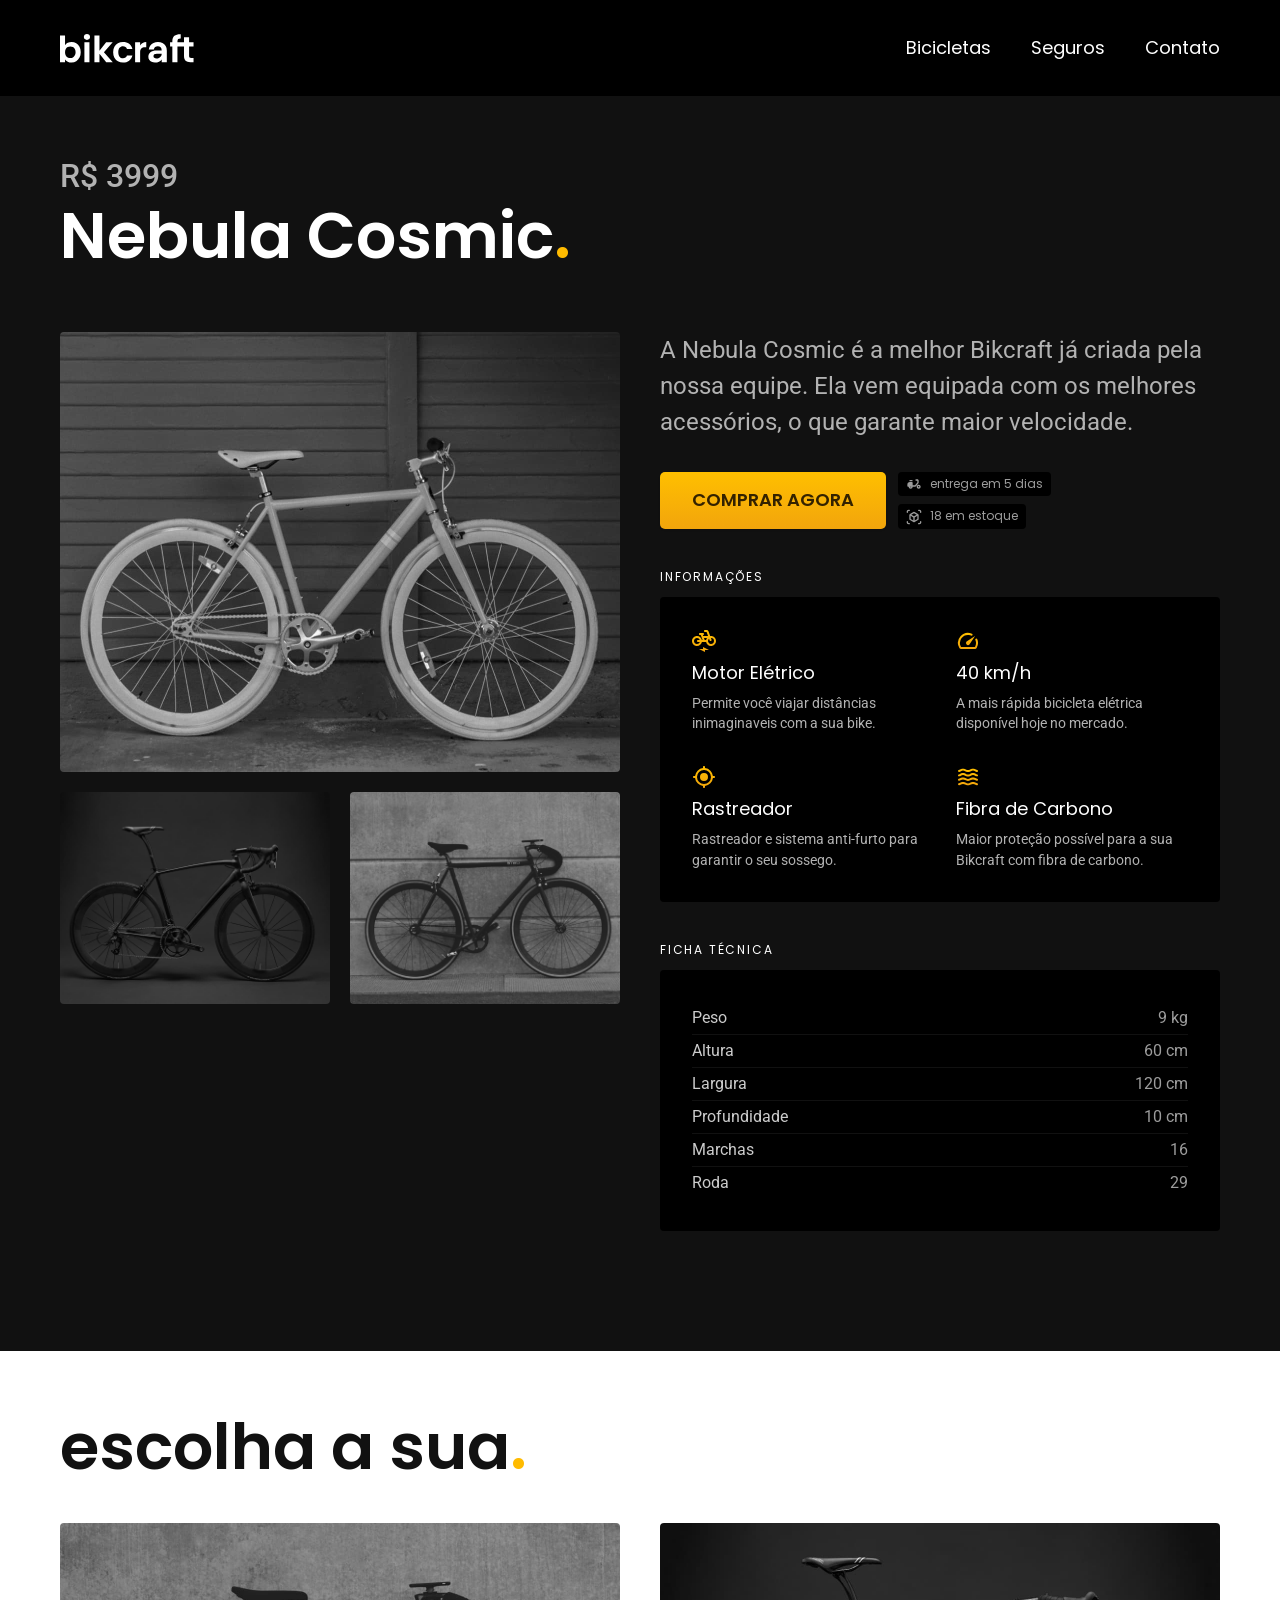
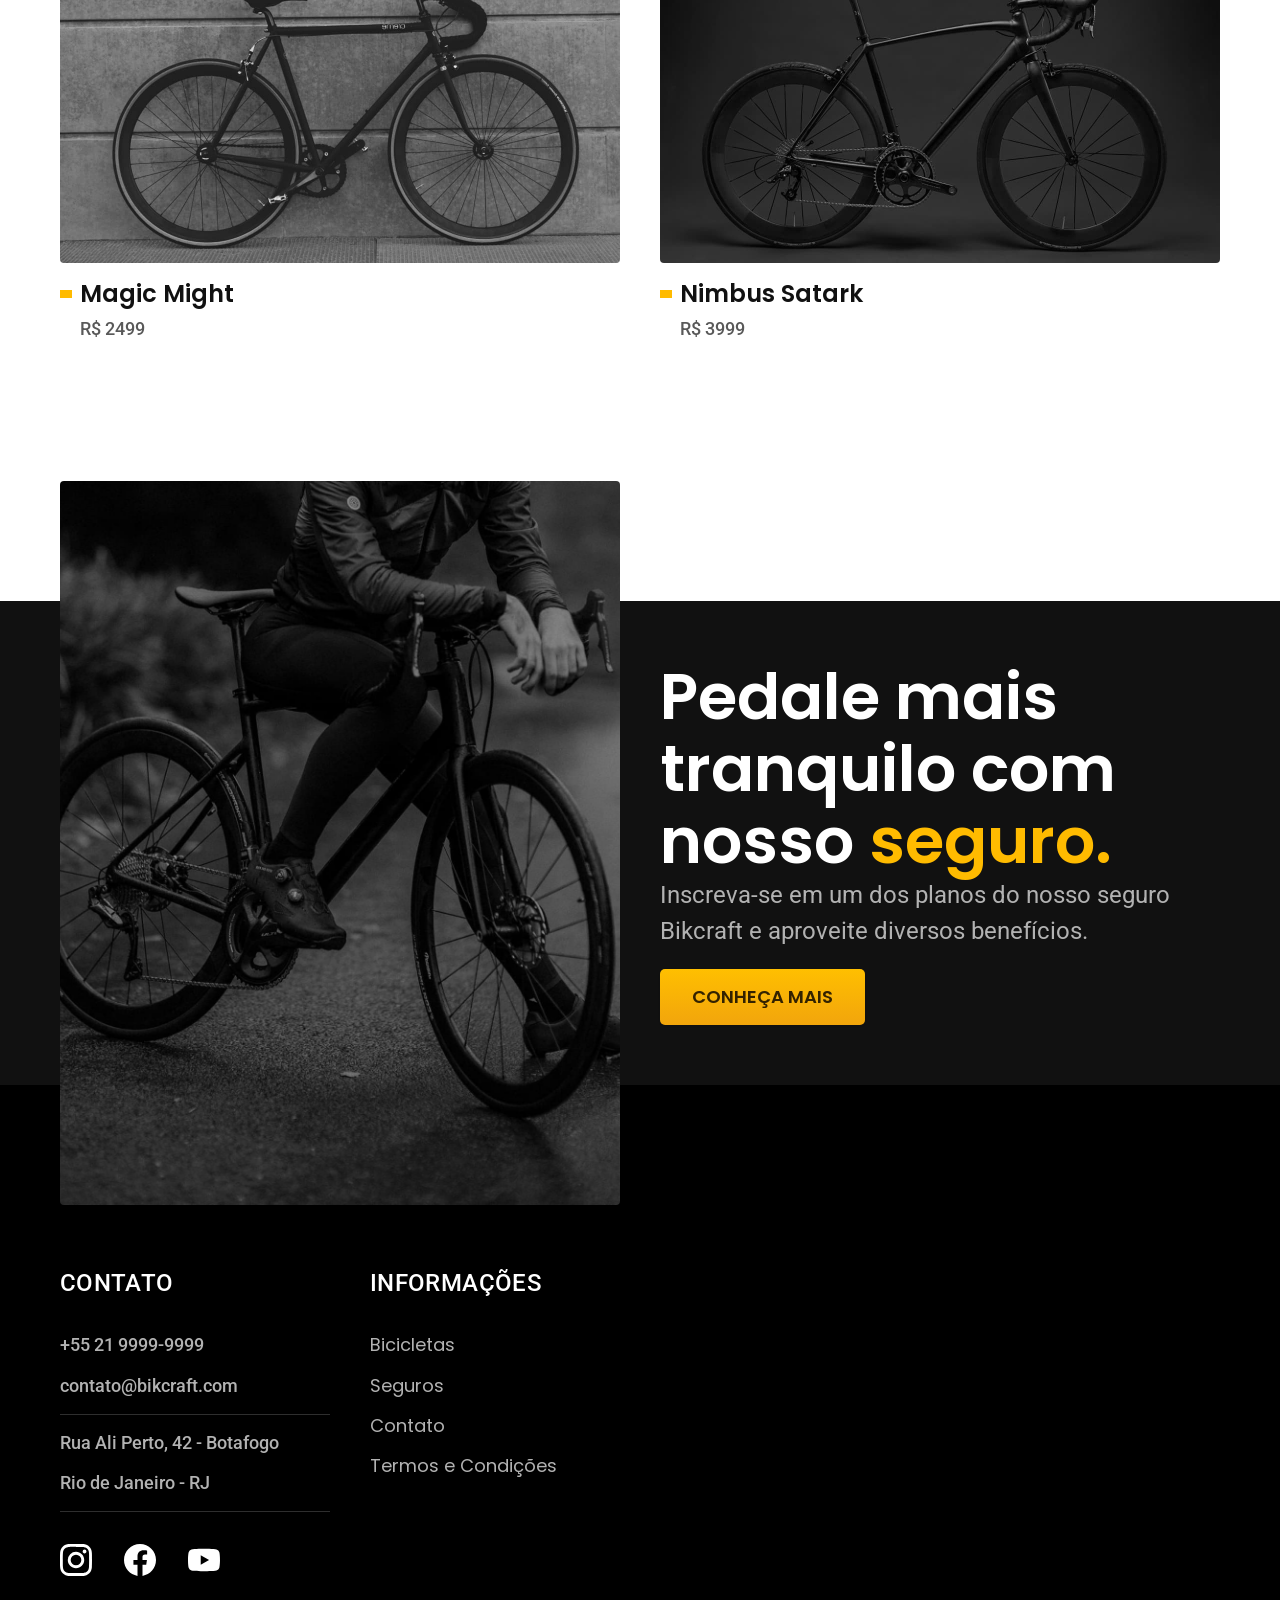
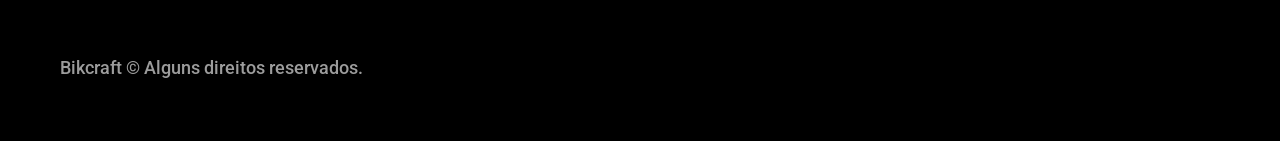
<file: bicicletas/nebula.html>
<!DOCTYPE html>
<html lang="pt-br">

<head>
  <meta charset="UTF-8">
  <meta name="viewport" content="width=device-width, initial-scale=1.0">

  <title>Nebula | Bikcraft</title>
  <meta name="description" content="Nebula.">
  <link rel="icon" href="../favicon.svg" type="image/svg+xml">
  <link rel="preload" href="../css/style.min.css" as="style">
  <link rel="stylesheet" href="../css/style.min.css">
  <script>document.documentElement.classList.add('js')</script>

  <link rel="preconnect" href="https://fonts.googleapis.com">
  <link rel="preconnect" href="https://fonts.gstatic.com" crossorigin>
  <link href="https://fonts.googleapis.com/css2?family=Poppins:wght@400;600&family=Roboto:wght@400;500&display=swap" rel="stylesheet" </head>

<body id="bicicleta">
  <header class="header-bg">
    <div class="header container">
      <a href="../">
        <img src="../imagens/bikcraft.svg" alt="Bikcraft">
      </a>

      <nav aria-label="primaria">
        <ul class="header-menu font-1-m cor-0">
          <li><a href="../bicicletas.html">Bicicletas</a></li>
          <li><a href="../seguros.html">Seguros</a></li>
          <li><a href="../contato.html">Contato</a></li>
        </ul>
      </nav>
    </div>
  </header>

  <main class="titulo-bg">
    <div>
      <div class="titulo container">
        <p class="font-2-xl cor-5">R$ 3999</p>
        <h1 class="font-1-xxl cor-0">Nebula Cosmic<span class="cor-p1">.</span></h1>
      </div>
    </div>
    <div class="bicicleta container">
      <div class="bicicleta-imagens">
        <img src="../imagens/bicicleta/nimbus3.jpg" alt="Bicicleta 1">
        <img src="../imagens/bicicleta/nimbus1.jpg" alt="Bicicleta 2">
        <img src="../imagens/bicicleta/nimbus2.jpg" alt="Bicicleta 3">
      </div>
      <div class="bicicleta-conteudo">
        <p class="font-2-l cor-5">A Nebula Cosmic é a melhor Bikcraft já criada pela nossa equipe. Ela vem equipada com os melhores acessórios, o que garante maior velocidade.</p>
        <div class="bicicleta-comprar">
          <a class="botao" href="../orcamento.html?tipo=bikcraft&produto=nebula">Comprar Agora</a>
          <span class="font-1-xs cor-6"><img src="../imagens/icones/entrega.svg" alt=""> entrega em 5 dias</span>
          <span class="font-1-xs cor-6"><img src="../imagens/icones/estoque.svg" alt=""> 18 em estoque</span>
        </div>

        <h2 class="font-1-xs cor-0">Informações</h2>
        <ul class="bicicleta-informacoes">
          <li>
            <img src="../imagens/icones/eletrica.svg" alt="">
            <h3 class="font-1-m cor-0">Motor Elétrico</h3>
            <p class="font-2-xs cor-5">Permite você viajar distâncias inimaginaveis com a sua bike.</p>
          </li>
          <li>
            <img src="../imagens/icones/velocidade.svg" alt="">
            <h3 class="font-1-m cor-0">40 km/h</h3>
            <p class="font-2-xs cor-5">A mais rápida bicicleta elétrica disponível hoje no mercado.</p>
          </li>
          <li>
            <img src="../imagens/icones/rastreador.svg" alt="">
            <h3 class="font-1-m cor-0">Rastreador</h3>
            <p class="font-2-xs cor-5">Rastreador e sistema anti-furto para garantir o seu sossego.</p>
          </li>
          <li>
            <img src="../imagens/icones/carbono.svg" alt="">
            <h3 class="font-1-m cor-0">Fibra de Carbono</h3>
            <p class="font-2-xs cor-5">Maior proteção possível para a sua Bikcraft com fibra de carbono.</p>
          </li>
        </ul>
        <h2 class="font-1-xs cor-0">Ficha Técnica</h2>
        <ul class="bicicleta-ficha font-2-s cor-4">
          <li>Peso <span>9 kg</span></li>
          <li>Altura <span>60 cm</span></li>
          <li>Largura <span>120 cm</span></li>
          <li>Profundidade <span>10 cm</span></li>
          <li>Marchas <span>16</span></li>
          <li>Roda <span>29</span></li>
        </ul>
      </div>
    </div>
  </main>

  <article class="bicicletas-lista container ">
    <h2 class="font-1-xxl">escolha a sua<span class="cor-p1">.</span></h2>

    <ul>
      <li>
        <a href="./magic.html">
          <img src="../imagens/bicicletas/magic.jpg" alt="Bicicleta preta">
          <h3 class="font-1-xl">Magic Might</h3>
          <span class="font-2-m cor-8">R$ 2499</span>
        </a>
      </li>
      <li>
        <a href="../bicicletas/nimbus.html">
          <img src="../imagens/bicicletas/nimbus.jpg" alt="Bicicleta preta">
          <h3 class="font-1-xl">Nimbus Satark</h3>
          <span class="font-2-m cor-8">R$ 3999</span>
        </a>
      </li>
    </ul>
  </article>

  <article class="seguro-bg">
    <div class="seguro container">
      <div class="seguro-imagem">
        <img src="../imagens/fotos/seguros.jpg" alt="Pessoa parada em cima de uma bicicleta">
      </div>
      <div class="seguro-conteudo">
        <h2 class="font-1-xxl cor-0">Pedale mais tranquilo com nosso <span class="cor-p1">seguro.</span></h2>
        <p class="font-2-l cor-5">Inscreva-se em um dos planos do nosso seguro Bikcraft e aproveite diversos benefícios.</p>
        <a class="botao" href="../seguros.html">Conheça Mais</a>
      </div>
    </div>
  </article>

  <footer class="footer-bg">
    <div class="footer container">
      <div class="footer-contato">
        <h3 class="font-2-l-b cor-0">Contato</h3>
        <ul class="font-2-m cor-5">
          <li><a href="tel:+552199999999">+55 21 9999-9999</a></li>
          <li><a href="mailto:contato@bikcraft.com">contato@bikcraft.com</a></li>
          <li>Rua Ali Perto, 42 - Botafogo</li>
          <li>Rio de Janeiro - RJ</li>
        </ul>
        <div class="footer-redes">
          <a href="../">
            <img src="../imagens/redes/instagram.svg" alt="Instagram">
          </a>
          <a href="../">
            <img src="../imagens/redes/facebook.svg" alt="Facebook">
          </a>
          <a href="../">
            <img src="../imagens/redes/youtube.svg" alt="Youtube">
          </a>
        </div>
      </div>
      <div class="footer-informacoes">
        <h3 class="font-2-l-b cor-0">Informações</h3>
        <nav>
          <ul class="font-1-m cor-5">
            <li><a href="../bicicletas.html">Bicicletas</a></li>
            <li><a href="../seguros.html">Seguros</a></li>
            <li><a href="../contato.html">Contato</a></li>
            <li><a href="../termos.html">Termos e Condições</a></li>
          </ul>
        </nav>
      </div>
      <p class="footer-copy font-2-m cor-6">Bikcraft © Alguns direitos reservados.</p>
    </div>
  </footer>
  <script src="../js/script.js"></script>
</body>

</html>
</file>
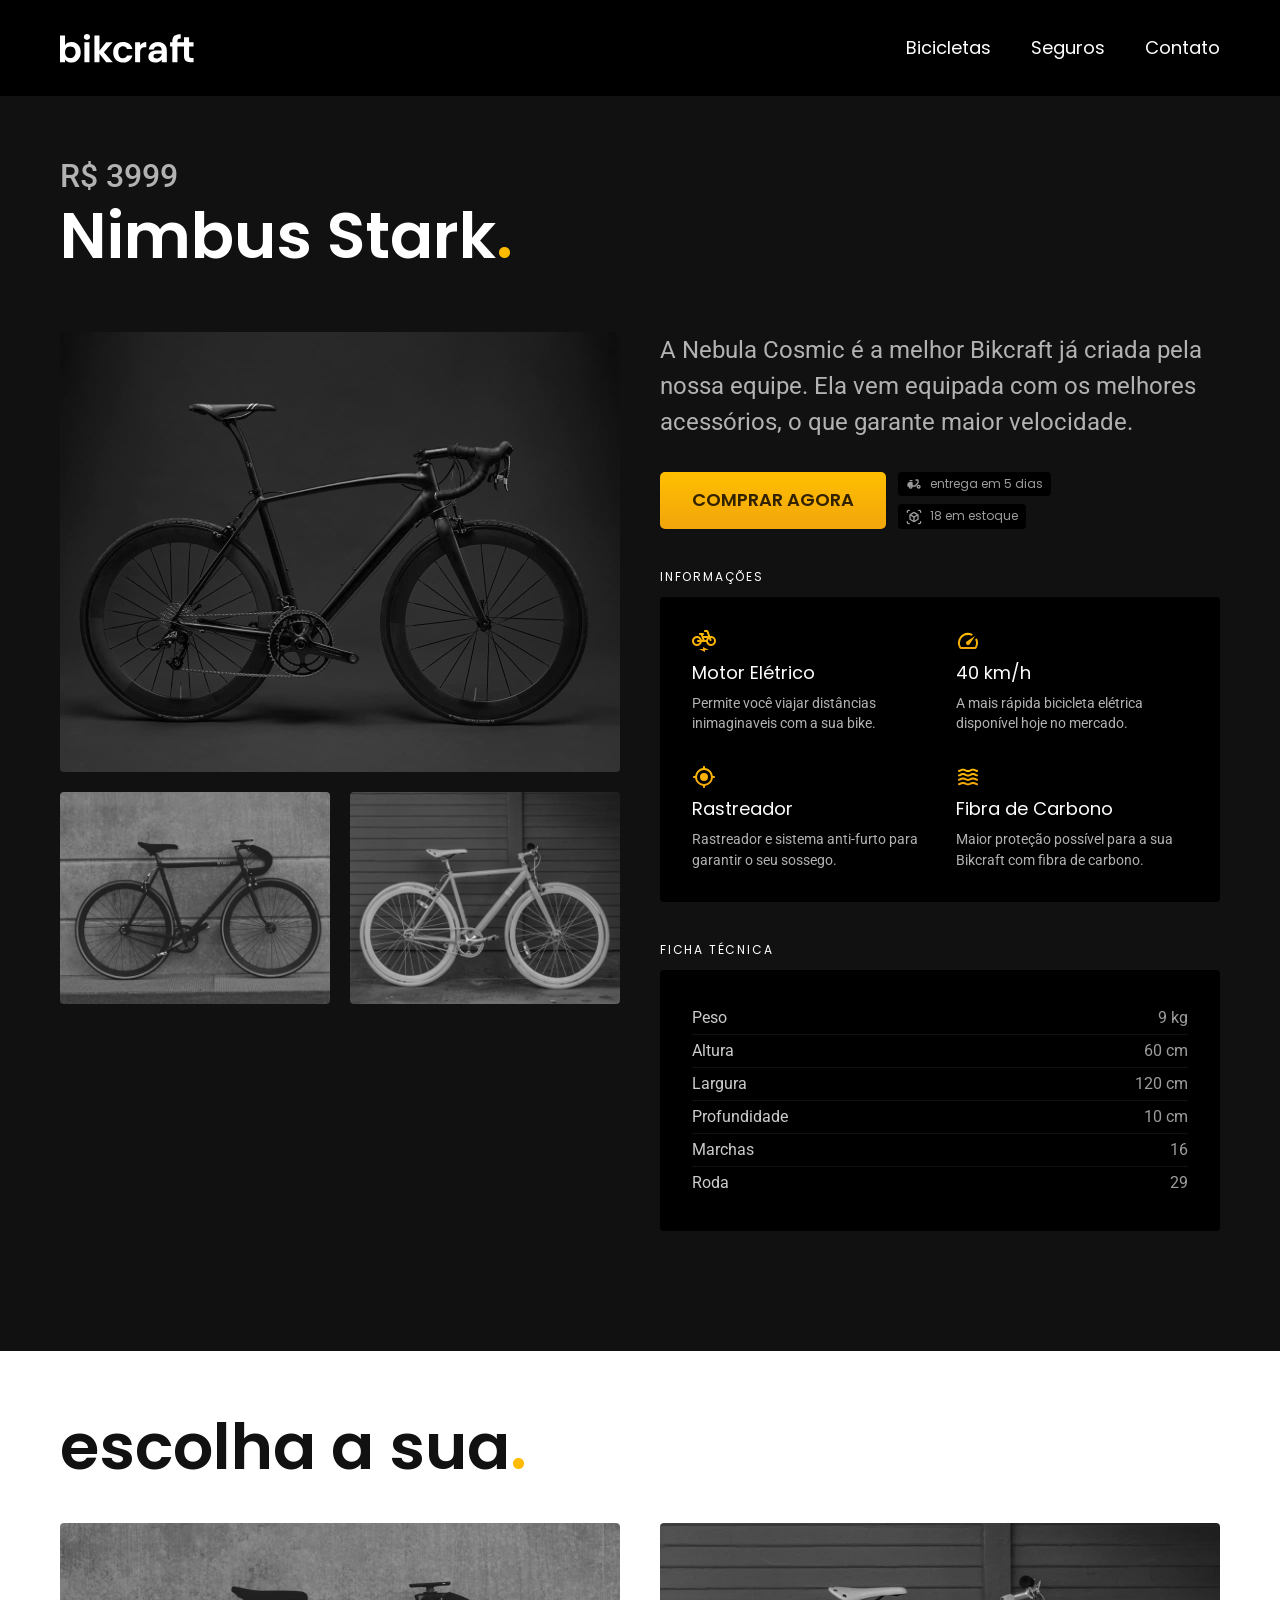
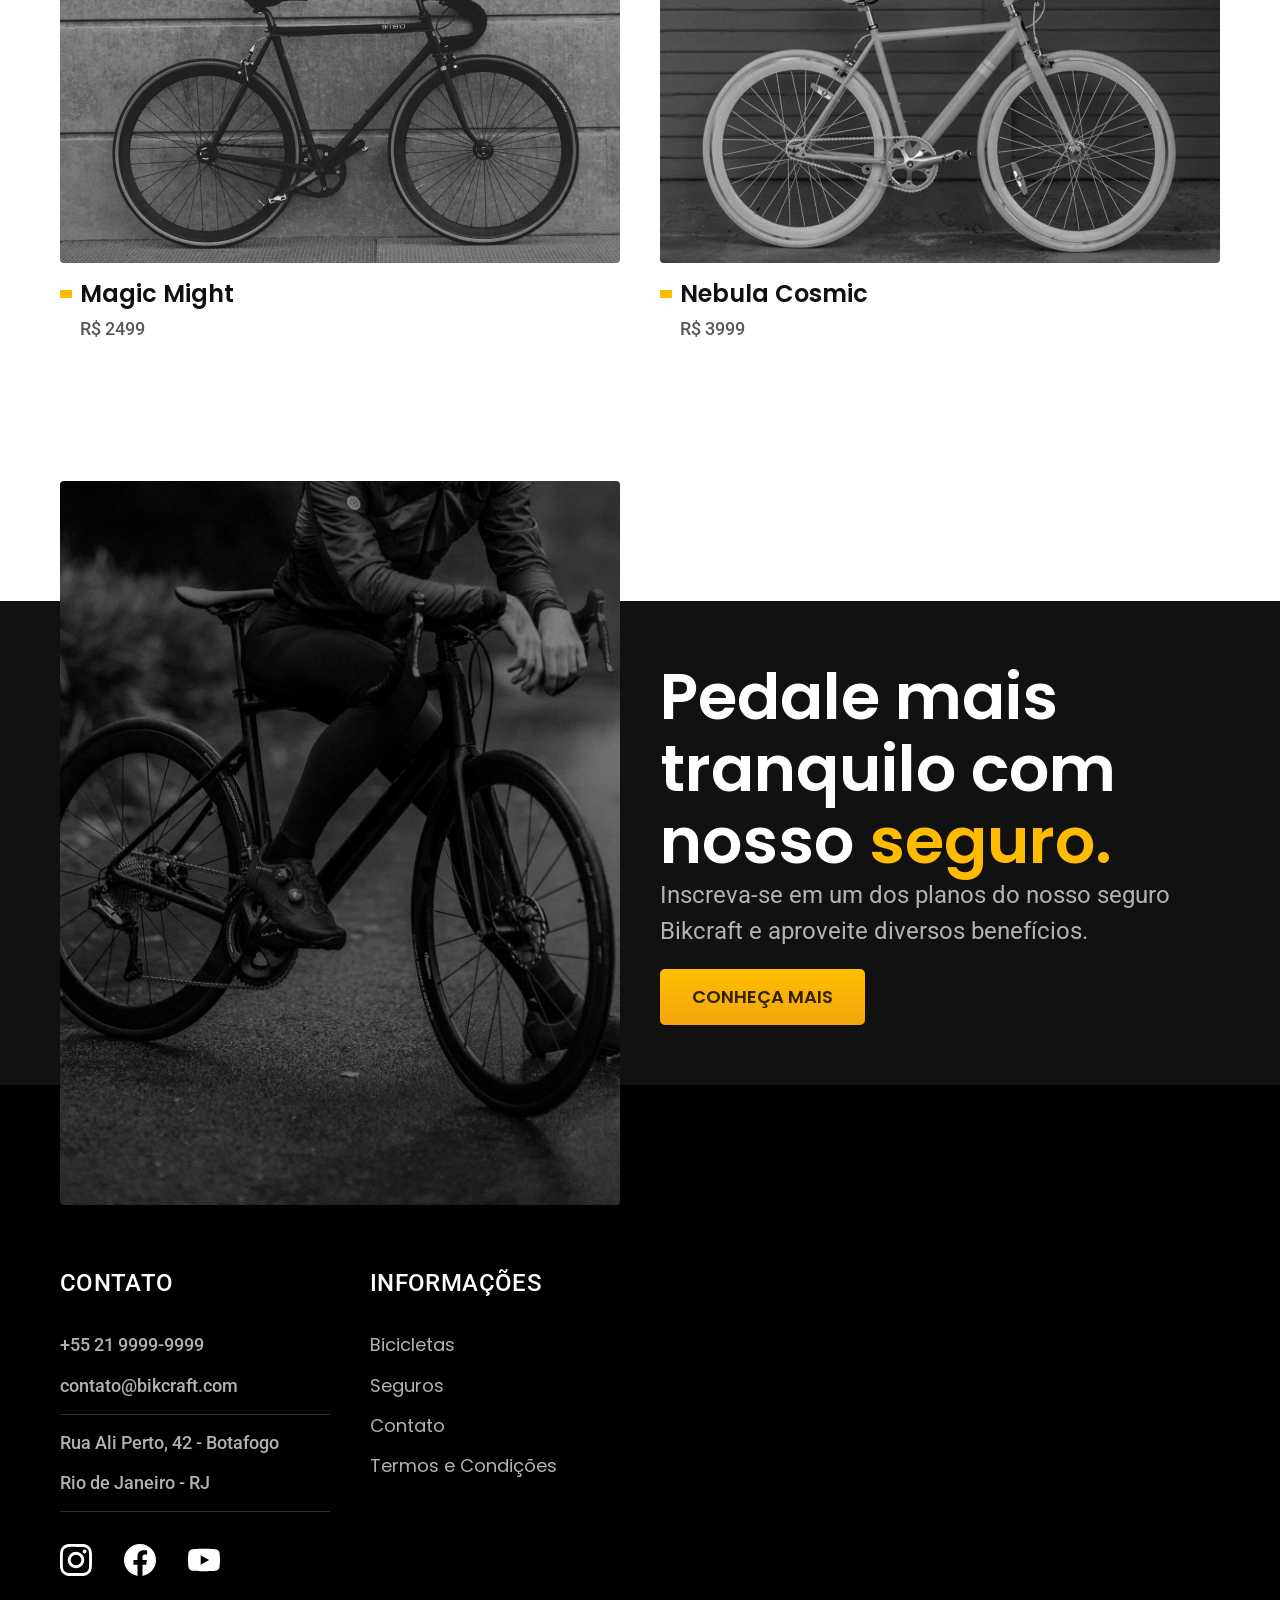
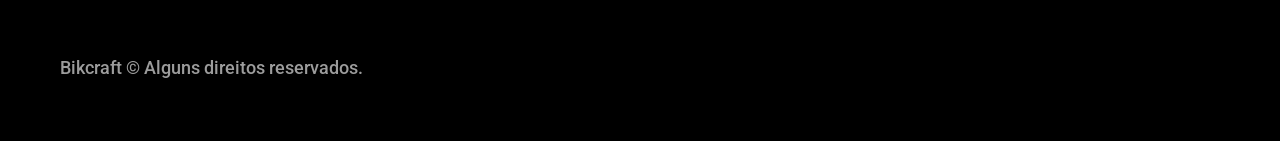
<file: bicicletas/nimbus.html>
<!DOCTYPE html>
<html lang="pt-br">

<head>
  <meta charset="UTF-8">
  <meta name="viewport" content="width=device-width, initial-scale=1.0">

  <title>Nimbus | Bikcraft</title>
  <meta name="description" content="Nebula.">

  <link rel="icon" href="../favicon.svg" type="image/svg+xml">
  <link rel="preload" href="../css/style.min.css" as="style">
  <link rel="stylesheet" href="../css/style.min.css">
  <script>document.documentElement.classList.add('js')</script>

  <link rel="preconnect" href="https://fonts.googleapis.com">
  <link rel="preconnect" href="https://fonts.gstatic.com" crossorigin>
  <link href="https://fonts.googleapis.com/css2?family=Poppins:wght@400;600&family=Roboto:wght@400;500&display=swap" rel="stylesheet" <link rel="preconnect" href="https://fonts.googleapis.com">
</head>

<body id="bicicleta">
  <header class="header-bg">
    <div class="header container">
      <a href="../">
        <img src="../imagens/bikcraft.svg" alt="Bikcraft">
      </a>

      <nav aria-label="primaria">
        <ul class="header-menu font-1-m cor-0">
          <li><a href="../bicicletas.html">Bicicletas</a></li>
          <li><a href="../seguros.html">Seguros</a></li>
          <li><a href="../contato.html">Contato</a></li>
        </ul>
      </nav>
    </div>
  </header>

  <main class="titulo-bg">
    <div>
      <div class="titulo container">
        <p class="font-2-xl cor-5">R$ 3999</p>
        <h1 class="font-1-xxl cor-0">Nimbus Stark<span class="cor-p1">.</span></h1>
      </div>
    </div>
    <div class="bicicleta container">
      <div class="bicicleta-imagens">
        <img src="../imagens/bicicleta/nimbus1.jpg" alt="Bicicleta 1">
        <img src="../imagens/bicicleta/nimbus2.jpg" alt="Bicicleta 2">
        <img src="../imagens/bicicleta/nimbus3.jpg" alt="Bicicleta 3">
      </div>
      <div class="bicicleta-conteudo">
        <p class="font-2-l cor-5">A Nebula Cosmic é a melhor Bikcraft já criada pela nossa equipe. Ela vem equipada com os melhores acessórios, o que garante maior velocidade.</p>
        <div class="bicicleta-comprar">
          <a class="botao" href="../orcamento.html?tipo=bikcraft&produto=nimbus">Comprar Agora</a>
          <span class="font-1-xs cor-6"><img src="../imagens/icones/entrega.svg" alt=""> entrega em 5 dias</span>
          <span class="font-1-xs cor-6"><img src="../imagens/icones/estoque.svg" alt=""> 18 em estoque</span>
        </div>

        <h2 class="font-1-xs cor-0">Informações</h2>
        <ul class="bicicleta-informacoes">
          <li>
            <img src="../imagens/icones/eletrica.svg" alt="">
            <h3 class="font-1-m cor-0">Motor Elétrico</h3>
            <p class="font-2-xs cor-5">Permite você viajar distâncias inimaginaveis com a sua bike.</p>
          </li>
          <li>
            <img src="../imagens/icones/velocidade.svg" alt="">
            <h3 class="font-1-m cor-0">40 km/h</h3>
            <p class="font-2-xs cor-5">A mais rápida bicicleta elétrica disponível hoje no mercado.</p>
          </li>
          <li>
            <img src="../imagens/icones/rastreador.svg" alt="">
            <h3 class="font-1-m cor-0">Rastreador</h3>
            <p class="font-2-xs cor-5">Rastreador e sistema anti-furto para garantir o seu sossego.</p>
          </li>
          <li>
            <img src="../imagens/icones/carbono.svg" alt="">
            <h3 class="font-1-m cor-0">Fibra de Carbono</h3>
            <p class="font-2-xs cor-5">Maior proteção possível para a sua Bikcraft com fibra de carbono.</p>
          </li>
        </ul>
        <h2 class="font-1-xs cor-0">Ficha Técnica</h2>
        <ul class="bicicleta-ficha font-2-s cor-4">
          <li>Peso <span>9 kg</span></li>
          <li>Altura <span>60 cm</span></li>
          <li>Largura <span>120 cm</span></li>
          <li>Profundidade <span>10 cm</span></li>
          <li>Marchas <span>16</span></li>
          <li>Roda <span>29</span></li>
        </ul>
      </div>
    </div>
  </main>

  <article class="bicicletas-lista container ">
    <h2 class="font-1-xxl">escolha a sua<span class="cor-p1">.</span></h2>

    <ul>
      <li>
        <a href="../bicicletas/magic.html">
          <img src="../imagens/bicicletas/magic.jpg" alt="Bicicleta preta">
          <h3 class="font-1-xl">Magic Might</h3>
          <span class="font-2-m cor-8">R$ 2499</span>
        </a>
      </li>
      <li>
        <a href="../bicicletas/nebula.html">
          <img src="../imagens/bicicletas/nebula.jpg" alt="Bicicleta preta">
          <h3 class="font-1-xl">Nebula Cosmic</h3>
          <span class="font-2-m cor-8">R$ 3999</span>
        </a>
      </li>
    </ul>
  </article>

  <article class="seguro-bg">
    <div class="seguro container">
      <div class="seguro-imagem">
        <img src="../imagens/fotos/seguros.jpg" alt="Pessoa parada em cima de uma bicicleta">
      </div>
      <div class="seguro-conteudo">
        <h2 class="font-1-xxl cor-0">Pedale mais tranquilo com nosso <span class="cor-p1">seguro.</span></h2>
        <p class="font-2-l cor-5">Inscreva-se em um dos planos do nosso seguro Bikcraft e aproveite diversos benefícios.</p>
        <a class="botao" href="../seguros.html">Conheça Mais</a>
      </div>
    </div>
  </article>

  <footer class="footer-bg">
    <div class="footer container">
      <div class="footer-contato">
        <h3 class="font-2-l-b cor-0">Contato</h3>
        <ul class="font-2-m cor-5">
          <li><a href="tel:+552199999999">+55 21 9999-9999</a></li>
          <li><a href="mailto:contato@bikcraft.com">contato@bikcraft.com</a></li>
          <li>Rua Ali Perto, 42 - Botafogo</li>
          <li>Rio de Janeiro - RJ</li>
        </ul>
        <div class="footer-redes">
          <a href="../">
            <img src="../imagens/redes/instagram.svg" alt="Instagram">
          </a>
          <a href="../">
            <img src="../imagens/redes/facebook.svg" alt="Facebook">
          </a>
          <a href="../">
            <img src="../imagens/redes/youtube.svg" alt="Youtube">
          </a>
        </div>
      </div>
      <div class="footer-informacoes">
        <h3 class="font-2-l-b cor-0">Informações</h3>
        <nav>
          <ul class="font-1-m cor-5">
            <li><a href="../bicicletas.html">Bicicletas</a></li>
            <li><a href="../seguros.html">Seguros</a></li>
            <li><a href="../contato.html">Contato</a></li>
            <li><a href="../termos.html">Termos e Condições</a></li>
          </ul>
        </nav>
      </div>
      <p class="footer-copy font-2-m cor-6">Bikcraft © Alguns direitos reservados.</p>
    </div>
  </footer>
  <script src="../js/script.js"></script>
</body>

</html>
</file>
<file: css/style.min.css>
body{margin:0;font-family:Arial,Helvetica,sans-serif;height:2000px;color:#111}blockquote,dd,h1,h2,h3,h4,p,ul{margin:0}ul{margin:0;padding:0;list-style:none}a{text-decoration:none;color:inherit}img{max-width:100%;display:block}img[src$=".jpg"]{border-radius:4px}.font-2-xs{font:400 0.875rem/1.43 Roboto,sans-serif}.font-2-s{font:400 1rem/1.5 Roboto,sans-serif}.font-1-m,.font-1-m-b{font:400 1.125rem/1.35 Poppins,sans-serif}.font-1-m-b{font:600}.font-2-m{font:500 1.125rem/1.35 Roboto,sans-serif}.font-1-l{font:400 1.5rem/1.5 Poppins,sans-serif}.font-2-l,.font-2-l-b{font:400 1.5rem/1.5 Roboto,sans-serif}.font-2-l-b{font-weight:500;letter-spacing:.015em;text-transform:uppercase}.font-1-xs{font:400 0.75rem/1.35 Poppins,sans-serif}.font-1-s{font:400 1rem/1.5 Poppins,sans-serif}.font-2-l{font-size:1.5rem;line-height:1.5;font-family:Roboto,sans-serif;font-weight:400}.font-1-xl{font:600 1.5rem/1.25 Poppins,sans-serif}.font-2-xl{font:500 2rem/1.25 Roboto,sans-serif}.font-1-xxl{font-size:4rem;line-height:1.125;font-family:Poppins,sans-serif;font-weight:600}@media (max-width:1200px){.font-1-xxl{font-size:3rem}.font-2-l,.font-2-l-b{font-size:1.25rem}}@media (max-width:800px){.font-1-xxl{font-size:2rem}.font-1-xl,.font-2-xl{font-size:1.5 rem}}:root{--cor-0:#ffffff;--cor-1:#f7f7f7;--cor-2:#ededed;--cor-3:#dedede;--cor-4:#cccccc;--cor-5:#b2b2b2;--cor-6:#9c9c9c;--cor-7:#717171;--cor-8:#595959;--cor-9:#404040;--cor-10:#2e2e2e;--cor-11:#111111;--cor-12:#000000;--cor-p1:#ffbb00;--cor-p2:#e4a30b;--cor-p3:#a66f00;--cor-p4:#664400;--cor-p5:#332200}.cor-0{color:var(--cor-0)}.cor-1{color:var(--cor-1)}.cor-2{color:var(--cor-2)}.cor-3{color:var(--cor-3)}.cor-4{color:var(--cor-4)}.cor-5{color:var(--cor-5)}.cor-6{color:var(--cor-6)}.cor-7{color:var(--cor-7)}.cor-8{color:var(--cor-8)}.cor-9{color:var(--cor-9)}.cor-10{color:var(--cor-10)}.cor-11{color:var(--cor-11)}.cor-12{color:var(--cor-12)}.cor-p1{color:var(--cor-p1)}.cor-p2{color:var(--cor-p2)}.cor-p3{color:var(--cor-p3)}.cor-p4{color:var(--cor-p4)}.cor-p5{color:var(--cor-p5)}.js .fadeInDown{transform:translate3d(0,-20px,0)}.js .fadeInUp{transform:translate3d(0,20px,0)}.js .fadeInRight{transform:translate3d(20px,0,0)}.js .fadeInLeft{transform:translate3d(-20px,0,0)}.js [data-anime]{opacity:0}.js .anime{opacity:1;transform:none;transition:transform .8s,opacity .8s}.header-bg{background-color:var(--cor-12)}.header{display:flex;flex-wrap:wrap;gap:20px;justify-content:space-between;align-items:center;padding-top:20px;padding-bottom:20px}.header-menu{display:flex;flex-wrap:wrap;gap:40px}.header-menu a{display:inline-block;padding:16px 0;position:relative}.header-menu a::after{content:"";display:block;height:2px;width:0;background:var(--cor-0);margin-top:4px;transition:.4s;position:absolute}.header-menu a.ativo::after,.header-menu a:hover:after{width:100%}@media (max-width:800px){.header-menu{gap:20px}.header-menu a{background:var(--cor-11);padding:12px 16px;border-radius:4px;transition:.5s}.header-menu a:hover{background-color:var(--cor-10)}.header a::after{display:none}}@media (max-width:600px){.header-menu{gap:12px}.header-menu a{padding:8px 12px;font-size:14px}}.footer-bg{background-color:var(--cor-12)}.footer{display:grid;grid-template-columns:3fr 5fr 4fr;gap:40px;padding-top:60px;padding-bottom:60px}.footer h3{margin-bottom:32px}.footer-contato ul{margin-bottom:32px}.footer-contato li:nth-child(2n):after{content:"";display:block;max-width:360px;height:1px;background:var(--cor-10);margin-top:16px}.footer li{margin-bottom:16px}.footer-redes{display:flex;gap:32px}.footer a:hover{color:var(--cor-0)}.footer-copy{grid-column:1/-1;margin-top:40px}@media (max-width:800px){.footer>img{display:none}.footer{grid-template-columns:1fr 1fr}}@media (max-width:600px){.footer{grid-template-columns:1fr;gap:60px}.footer-copy{margin-top:0}}.container{max-width:1200px;padding-left:20px;padding-right:20px;box-sizing:border-box;margin-left:auto;margin-right:auto}.botao{display:inline-block;padding:16px 32px;background:linear-gradient(#ffbf00,#f2a50c);border-radius:5px;box-shadow:0 1px 2px rgba(0,0,0,.1);text-transform:uppercase;color:var(--cor-p5);font:600 1.125rem/1.35 Poppins,sans-serif;max-width:max-content;border:none;cursor:pointer}.botao:hover{background:linear-gradient(#ffb60d,#e59317)}.botao.secundario{background:var(--cor-10);color:var(--cor-2)}.botao.secundario:hover{background:var(--cor-9)}.botao.seta{display:flex;align-items:center}.botao.seta::after{content:"";display:inline-block;width:18px;height:10px;margin-left:12px;background:url(../imagens/icones/seta.svg);transition:transform .2s}.botao.seta:hover::after{transform:translateX(4px)}@media (max-width:600px){.botao a{padding:12px 16px;font-size:1rem}}.link{display:inline-block;color:var(--cor-p1);font:500 1.5rem/1.5 Poppins,sans-serif;text-transform:uppercase;transition:.3s}.link::after{content:"";display:block;width:100%;height:2px;background-color:currentColor}.link:hover{color:var(--cor-0)}.titulo-bg{background-color:var(--cor-11);padding-top:60px;padding-bottom:60px}.titulo p{margin-bottom:4px}@media (max-width:800px){.titulo-bg{padding-top:40px;padding-bottom:40px}.titulo p{font-size:1rem;text-transform:lowercase;font-weight:400}}.form{display:grid;grid-template-columns:1fr 1fr;gap:20px}.form label{display:block;font:600 1rem/1.5 Poppins,sans-serif;margin-bottom:4px}.form .col-2{grid-column:span 2}.form input[type=email],.form input[type=text],.form textarea{font:400 1rem/1.5 Roboto,sans-serif;background:var(--cor-1);border:1px solid var(--cor-2);padding:12px;border-radius:4px;width:100%;box-sizing:border-box}.form input[type=email]:focus,.form input[type=text]:focus,.form textarea:focus{outline:0;border-color:var(--cor-p1);background:var(--cor-0);box-shadow:0 0 0 2px #fea}@media (max-width:600){.form{grid-template-columns:1fr}.form .col-2{grid-column:1}}.introducao-bg{background:var(--cor-12) url("../imagens/dec/bottom-left.svg") no-repeat bottom 160px left 20px;box-shadow:inset 0 -120px var(--cor-0)}.introducao{display:grid;grid-template-columns:1fr 1fr;gap:0 40px}.introducao-conteudo{align-self:end;padding-bottom:200px}.introducao img{width:100%;height:100%;object-fit:cover;border-radius:4px}.introducao h1{margin-bottom:32px}.introducao p{margin-bottom:20px}@media (max-width:800px){.introducao-bg{background:var(--cor-11);padding-top:40px;box-shadow:inset 0 -60px var(--cor-0)}.introducao{grid-template-columns:1fr;gap:32px}.introducao-conteudo{padding-bottom:0}.introducao h1{margin-bottom:16px}.introducao img{height:300px;width:100%}}.tecnologia-bg{background-color:var(--cor-11);box-shadow:inset 0 80px var(--cor-0),inset 0 -80px var(--cor-0)}.tecnologia{display:grid;grid-template-columns:1fr 1fr;grid-gap:40px}.tecnologia-imagem img{width:100%;height:100%;object-fit:cover;object-position:left}.tecnologia-conteudo{padding-top:160px;padding-bottom:160px}.tecnologia-conteudo>span{display:block;margin-bottom:20px}.tecnologia-conteudo h2{margin-bottom:32px}.tecnologia-conteudo>p{margin-bottom:20px}.tecnologia-conteudo a{margin-bottom:80px}.tecnologia-vantagens{display:flex;gap:40px}.tecnologia-vantagens h3{margin-bottom:8px;width:max-content}.tecnologia-vantagens img{width:24px;margin-bottom:8px}@media (max-width:800px){.tecnologia-bg{box-shadow:initial}.tecnologia{grid-template-columns:1fr}.tecnologia-conteudo{padding-top:60px;padding-bottom:60px}.tecnologia-imagem{display:none}.tecnologia-conteudo a{margin-bottom:60px}}@media (max-width:600px){.tecnologia-vantagens{flex-direction:column}}.parceiros{padding-top:60px;padding-bottom:120px}.parceiros h2{margin-bottom:60px}.parceiros ul{padding:0 20px;max-width:1400px;display:grid;grid-template-columns:repeat(4,1fr);margin:0 auto}.parceiros li{display:flex;padding:32px;border-left:2px solid var(--cor-2)}.parceiros img{margin:auto}.parceiros li:first-child,.parceiros li:nth-child(5){border-left:none}.parceiros li:nth-child(n+5){border-top:2px solid var(--cor-2)}@media (max-width:800px){.parceiros{padding-bottom:60px}.parceiros h2{margin-bottom:20px;text-align:center}.parceiros li{padding:20px}.parceiros ul{grid-template-columns:repeat(2,1fr)}.parceiros li:nth-child(n+3){border-top:2px solid var(--cor-2)}.parceiros li:nth-child(odd){border-left:none}}.depoimento{display:grid;grid-template-columns:1fr 1fr;background-color:var(--cor-p1);overflow:hidden}.depoimento img{width:100%;height:100%;object-fit:cover;border-radius:0}.depoimento-conteudo{padding:40px 40px 80px 80px;align-self:end}.depoimento-conteudo p{max-width:32ch;font-family:Merriweather,serif;font-style:italic;font-weight:900;margin-bottom:32px;position:relative}.depoimento p::after,.depoimento p::before{font-size:5rem;color:var(--cor-p2);position:absolute}.depoimento p::before{content:"“";left:-50px;top:-20px}.depoimento p::after{content:"”"}@media (max-width:800px){.depoimento{grid-template-columns:1fr;text-align:center}.depoimento img{max-height:200px}.depoimento-conteudo{padding:40px 20px;justify-self:center}}.bicicletas-lista{padding-top:60px;padding-bottom:120px}.bicicletas-lista h2{margin-bottom:40px}.bicicletas-lista ul{display:flex;gap:40px;padding:0 20px 20px 20px;max-width:1400px;margin-left:auto;margin-right:auto;overflow-x:auto}#bicicleta .bicicletas-lista ul{padding:0 0 20px 0}.bicicletas-lista li{flex:1;min-width:280px}.bicicletas-lista a{display:block}.bicicletas-lista img{margin-bottom:16px}.bicicletas-lista h3{margin-bottom:8px;display:flex;align-items:center}.bicicletas-lista h3::before{content:"";display:inline-block;height:8px;width:12px;margin-right:8px;background-color:var(--cor-p1);transition:width .3s}.bicicletas-lista a:hover h3::before{width:24px}.bicicletas-lista li span{padding-left:20px}@media (max-width:800px){.bicicletas-lista{padding-bottom:60px}.bicicletas-lista ul{gap:20px}}.bicicletas-bg{background-image:linear-gradient(to right,var(--cor-0) 30%,var(--cor-11) 0)}.bicicletas{display:grid;grid-template-columns:1fr 1fr;gap:40px;padding-top:60px;padding-bottom:60px}.bicicletas-imagem{display:grid}.bicicletas-imagem img{grid-area:1/1}.bicicletas-imagem span{grid-area:1/1;place-self:start end;margin-top:20px;background:var(--cor-12);padding:8px 16px 8px 8px;display:inline-block;border-radius:4px 0 0 4px}.bicicletas-conteudo{display:grid;grid-template-columns:1fr auto;align-content:start}.bicicletas h2,.bicicletas p{grid-column:1/-1}.bicicletas h2{margin-bottom:20px}.bicicletas h2::before{content:"";display:block;width:12px;height:8px;background-color:var(--cor-p1);margin-bottom:8px}.bicicletas p{margin-bottom:32px}.bicicletas a{place-self:end}.bicicletas li{display:flex;align-items:center}.bicicletas ul{display:grid;gap:16px}.bicicletas-conteudo img{width:24px;margin-right:8px}@media (max-width:800px){.bicicletas{grid-template-columns:1fr;gap:20px;padding-top:40px;padding-bottom:40px}.bicicletas-bg{background:var(--cor-11)}}@media (max-width:600px){.bicicletas-conteudo{grid-template-columns:1fr}.bicicletas ul{font-size:1rem;grid-template-columns:1fr 1fr;margin-bottom:32px}.bicicletas a{place-self:start}}.bicicleta{display:grid;grid-template-columns:1fr 1fr;align-items:start;gap:40px;padding-top:60px;padding-bottom:60px}#bicicleta .titulo p{text-transform:uppercase}.bicicleta-imagens{display:flex;flex-wrap:wrap;gap:20px}.bicicleta-imagens img{flex:1;min-width:200px;cursor:pointer}.bicicleta-imagens img:first-child{min-width:100%}.bicicleta-conteudo>p{margin-bottom:32px}.bicicleta-comprar{display:grid;grid-template-columns:max-content auto;align-items:center;justify-items:start;gap:8px 12px;margin-bottom:40px}.bicicleta-comprar span{display:flex;align-items:center;background-color:var(--cor-12);gap:8px;padding:4px 8px;border-radius:4px}.bicicleta-comprar a{grid-row:span 2}.bicicleta-conteudo h2{text-transform:uppercase;letter-spacing:.15em;margin-bottom:12px}.bicicleta-ficha,.bicicleta-informacoes{padding:32px;background-color:var(--cor-12);border-radius:4px}.bicicleta-informacoes{margin-bottom:40px;display:grid;grid-template-columns:1fr 1fr;gap:32px}.bicicleta-informacoes img{width:24px;margin-bottom:8px}.bicicleta-informacoes h3{margin-bottom:8px}.bicicleta-ficha li{padding:4px 0;display:flex;justify-content:space-between;border-bottom:1px solid var(--cor-11)}.bicicleta-ficha li:last-child{border-bottom:none}.bicicleta-ficha span{color:var(--cor-6)}@media (max-width:800px){.bicicleta{grid-template-columns:1fr;padding-top:40px;padding-bottom:40px}.bicicleta-imagens{grid-row:2}}@media (max-width:400px){.bicicleta-informacoes{grid-template-columns:1fr}.bicicleta-comprar{grid-template-columns:1fr}}.seguro-bg{background-color:var(--cor-11);box-shadow:inset 0 120px var(--cor-0),inset 0 -120px var(--cor-12)}.seguro{display:grid;grid-template-columns:1fr 1fr;gap:40px}.seguro-imagem img{width:100%;height:100%;object-fit:cover}.seguro-conteudo{padding-top:180px;padding-bottom:180px}.seguro-h2{margin-bottom:32px}.seguro p{margin-bottom:20px}@media (max-width:800px){.seguro-bg{box-shadow:inset 0 -60px var(--cor-12)}.seguro{grid-template-columns:1fr}.seguro-conteudo{grid-row:1;padding-top:40px;padding-bottom:0}}.seguros-bg{background:var(--cor-11)}.seguros{padding-top:60px;padding-bottom:60px;display:grid;grid-template-columns:1fr 1fr;gap:40px;align-items:center}#seguros .seguros{padding-top:0}.seguros h2{grid-column:1/-1}.seguros-item{background-color:var(--cor-12);padding:32px 32px 32px 60px;display:grid;grid-template-columns:1fr auto;border-radius:4px}.seguros-item h3{margin-bottom:40px}.seguros-item span{grid-column:2;display:block;text-align:right}.seguros-item ul{grid-column:1/-1;margin-bottom:32px}.seguros-item li::before{content:"";display:inline-block;width:13px;height:9px;background-image:url(../imagens/icones/lista.svg);position:absolute;left:-21px}.seguros-item li{display:flex;align-items:center;position:relative}.seguros-item li+li{margin-top:20px}.seguros-item a{grid-column:1/-1}@media (max-width:800px){.seguros{grid-template-columns:1fr}}.vantagens-bg{background-color:var(--cor-12)}.vantagens{padding-top:120px;padding-bottom:120px}.vantagens h2{margin-bottom:60px}.vantagens-ul{display:grid;grid-template-columns:repeat(auto-fit,minmax(280px,max-content));gap:40px 80px;padding:30px}.vantagens h3,.vantagens img{margin-bottom:8px}@media (max-width:800px){.vantagens{padding-top:20px;padding-bottom:20px}.vantagens h2{margin-bottom:20px}.vantagens-ul{gap:20px}}.perguntas{padding-top:120px;padding-bottom:120px}.perguntas h2{margin-bottom:60px}.perguntas dl>div{padding:20px;border:4px}.perguntas dl>div:nth-child(odd){background-color:var(--cor-3);border:4px}.perguntas button{display:grid;grid-template-columns:auto 1fr auto;align-items:center;gap:8px;cursor:pointer;border:none;background:0 0;width:100%;text-align:left;font-weight:800}.perguntas button::before{content:"";display:inline-block;width:12px;height:8px;background-color:var(--cor-p1)}.perguntas button::after{content:"";display:inline-block;width:14px;height:6px;background:url(../imagens/icones/seta-abrir.svg);transition:.3s}.perguntas button:hover::after,.perguntas button[aria-expanded=true]::after{transform:rotate(180deg)}.js.perguntas dd{display:none}.js .perguntas dd.ativa{display:block}.perguntas dd{padding-left:20px;padding-top:16px;max-width:80ch}@media (max-width:800px){.perguntas{padding-top:60px;padding-bottom:60px}.perguntas h2{margin-bottom:40px}}.termos{padding-top:80px;padding-bottom:80px}.termos h2{font-weight:600;margin-bottom:20px}.termos P+h2{margin-top:40px}.termos p{max-width:75ch;margin-bottom:24px}#contato{background:linear-gradient(var(--cor-11) 600px,var(--cor-1) 0)}.contato{display:grid;grid-template-columns:5fr 7fr}section{margin-bottom:2rem}.contato-dados,.contato-formulario{padding:60px;box-shadow:0 1px 2px rgba(0,0,0,.1)}.contato-dados{background:var(--cor-12);border-radius:5px 0 0 5px}.contato-formulario{background:var(--cor-0);border-radius:0 5px 5px 0}.contato-dados h2{margin-bottom:60px}.contato-endereco{margin-bottom:32px;padding-left:28px;background:url("../imagens/icones/local.svg") no-repeat 0 2px}.contato-endereco p{margin-bottom:8px}.contato-meios a{display:block;max-width:max-content;margin-bottom:8px;padding-left:28px}.contato-meios a:hover{color:var(--cor-0)}.contato-meios a:first-child{background:url("../imagens/icones/email.svg") no-repeat 0 2px}.contato-meios a:nth-child(2){margin-bottom:32px}.contato-meios a:nth-child(3){background:url("../imagens/icones/telefone.svg") no-repeat 0 2px;margin-bottom:60px}.contato-redes{display:flex;gap:32px;padding-left:28px}@media (max-width:800px){.contato{grid-template-columns:1fr}.contato-dados,.contato-formulario{padding:20px}.contato-dados{border-radius:5px 5px 0 0}.contato-formulario{border-radius:0 5px 5px}.contato-dados h2,.contato-meios a:nth-child(3){margin-bottom:32px}.contato-redes{margin-bottom:12px}}.lojas{display:grid;grid-template-columns:1fr 1fr;gap:0 40px;padding-top:120px;padding-bottom:120px}.lojas h2{grid-column:1/-1;margin-bottom:60px}.lojas-item{border-radius:4px;background:var(--cor-0);box-shadow:0 1px 2px rgba(0,0,0,.1)}.lojas-conteudo{display:grid;grid-template-columns:1fr 1fr;gap:32px 16px;padding:32px}.lojas-conteudo h3,.lojas-tempo{grid-column:1/-1}.lojas-dados{display:grid;gap:8px;border-left:2px solid var(--cor-2);padding-left:12px}.lojas-tempo{display:flex;align-items:center;gap:8px}@media (max-width:800px){.lojas{gap:20px;padding-top:60px;padding-bottom:60px}.lojas h2{margin-bottom:32px}.lojas-conteudo{grid-template-columns:1fr}}@media (max-width:600px){.lojas{grid-template-columns:1fr}}#orcamento{background:linear-gradient(var(--cor-11) 600px,var(--cor-1) 0)}.orcamento{display:grid;grid-template-columns:5fr 7fr;padding-bottom:120px}.orcamento h2{text-transform:uppercase;position:relative;display:flex;align-items:center}.orcamento h2::before{content:"";display:inline-block;width:4px;height:8px;background-color:var(--cor-p1);position:absolute;left:-12px}.orcamento-dados,.orcamento-produto{padding:60px;box-shadow:0 1px 2px rgba(0,0,0,.1)}.orcamento-produto{border-radius:5px 0 0 5px;background:var(--cor-12) url("../img/dec/bottom-left.svg") no-repeat bottom 20px left 20px;display:grid;grid-template-columns:1fr 1fr;gap:20px;align-content:start}.orcamento-produto>*{grid-column:1/-1}.orcamento-produto>label{grid-column:initial}.orcamento-produto label{font:400 1rem/1.5 Poppins,sans-serif;color:var(--cor-4);background-color:var(--cor-10);padding:12px 16px;border-radius:4px;cursor:pointer;display:grid;grid-template-columns:auto 1fr auto;align-items:center;border:1px solid var(--cor-10)}.orcamento-produto input:checked+label{background:var(--cor-0);color:var(--cor-11)}.orcamento-produto label::before{content:"";display:inline-block;box-sizing:border-box;width:12px;height:12px;border:1px solid var(--cor-6);border-radius:50%;margin-right:8px}.orcamento-produto input:checked+label::before{border-color:var(--cor-7);box-shadow:inset 0 0 0 3px var(--cor-0),inset 0 0 0 6px var(--cor-7)}.orcamento-produto label:hover{background-color:var(--cor-9);border-color:var(--cor-9)}.orcamento-produto input:focus+label{box-shadow:0 0 0 2px var(--cor-p1);border-color:var(--cor-12)}.orcamento-produto label span{display:none}.orcamento-produto input:checked+label span{display:inline-block}.orcamento-produto input{opacity:0;position:absolute;pointer-events:none}.orcamento-dados{border-radius:0 5px 5px 0;background:var(--cor-0) url("../img/dec/bottom-right.svg") no-repeat bottom 20px right 20px}.orcamento-conteudo{display:none}.orcamento-conteudo h2,.orcamento-dados h2:nth-of-type(n+2){margin-top:20px}#bikcraft:checked~#orcamento-bikcraft,#seguro:checked~#orcamento-seguro{display:grid;gap:20px}.orcamento-detalhes{display:none;background:var(--cor-0);padding:20px;grid-template-columns:1fr 1fr;border-radius:4px;align-items:center}.orcamento-detalhes li{display:flex;align-items:center;margin-bottom:8px}.orcamento-detalhes li img{width:16px;margin-right:8px}.orcamento-produto input:checked+label+.orcamento-detalhes{display:grid}@media (max-width:1200px){.orcamento-dados,.orcamento-produto{padding:32px}}@media (max-width:800px){.orcamento{grid-template-columns:1fr}.orcamento-produto{border-radius:5px 5px 0 0;background:var(--cor-12)}.orcamento-dados{border-radius:0 0 5px 5px}}@media (max-width:400px){.orcamento-produto{grid-template-columns:1fr}}
</file>
